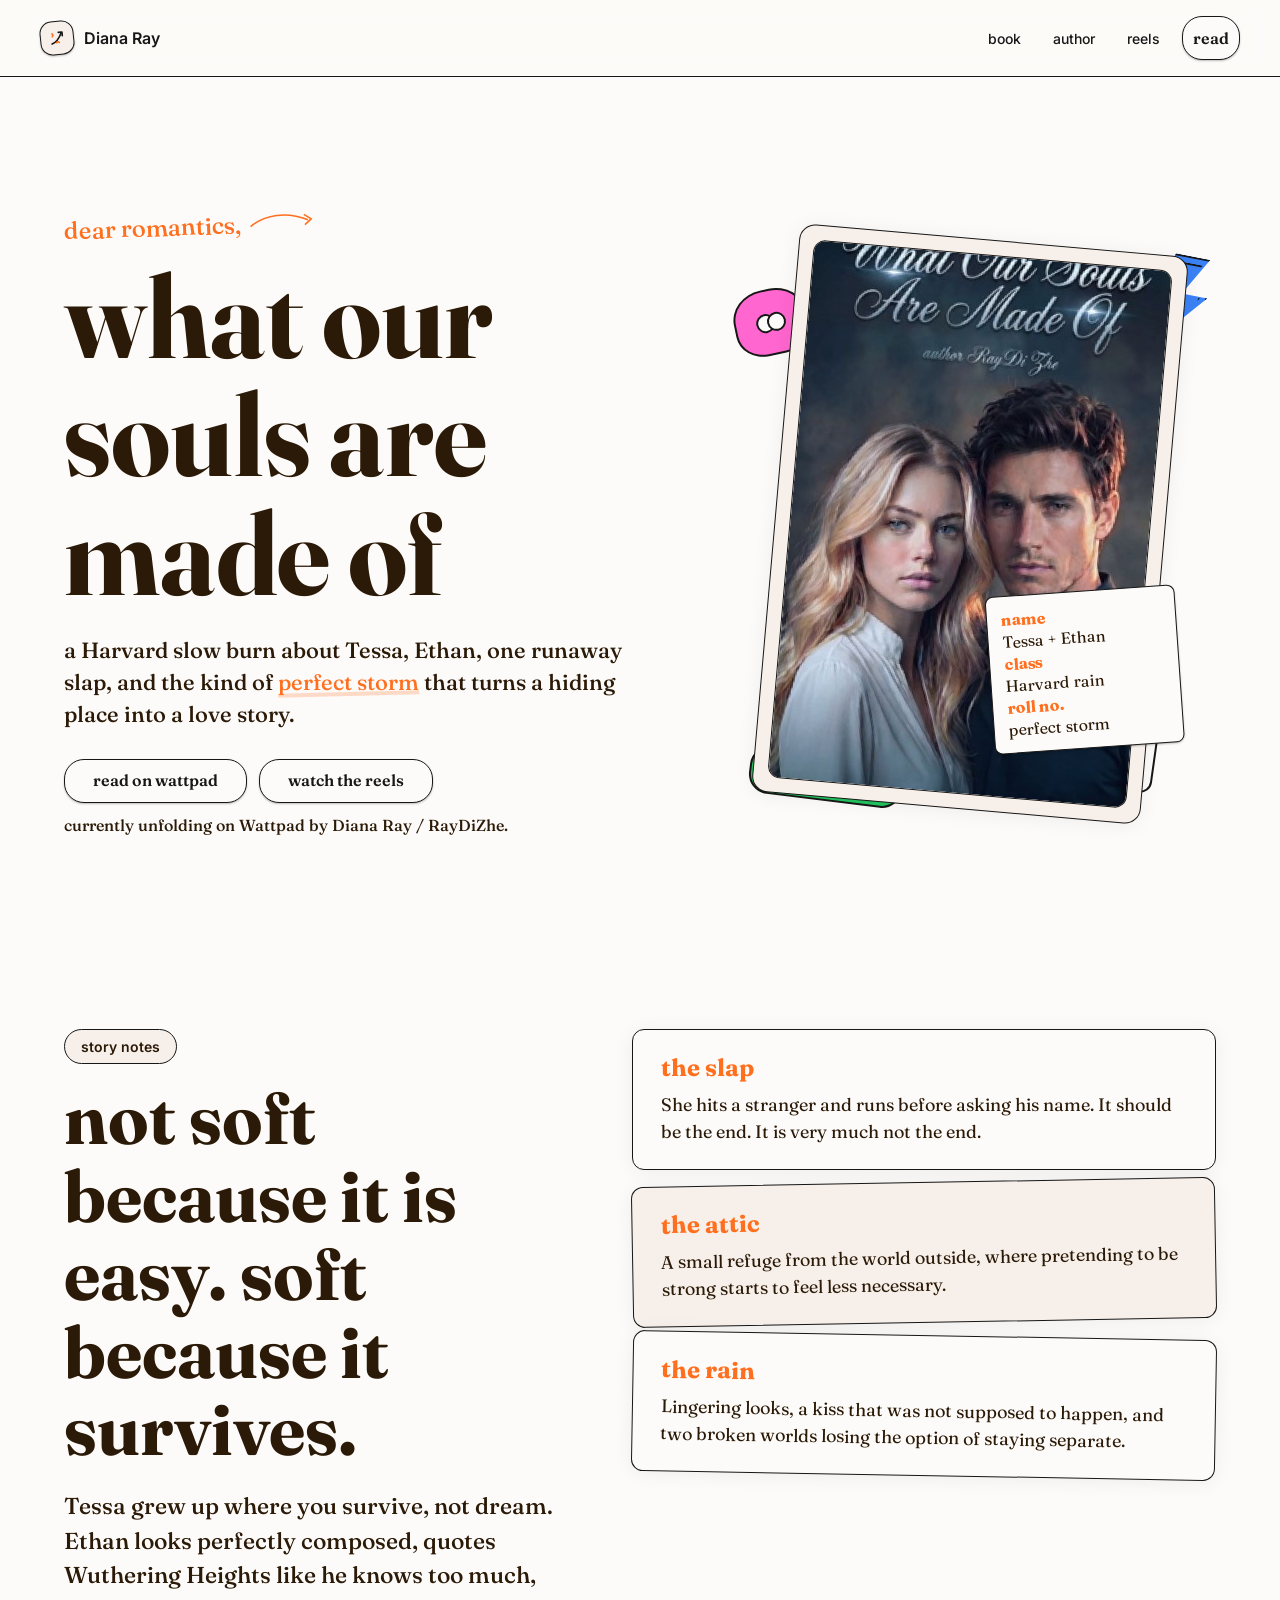
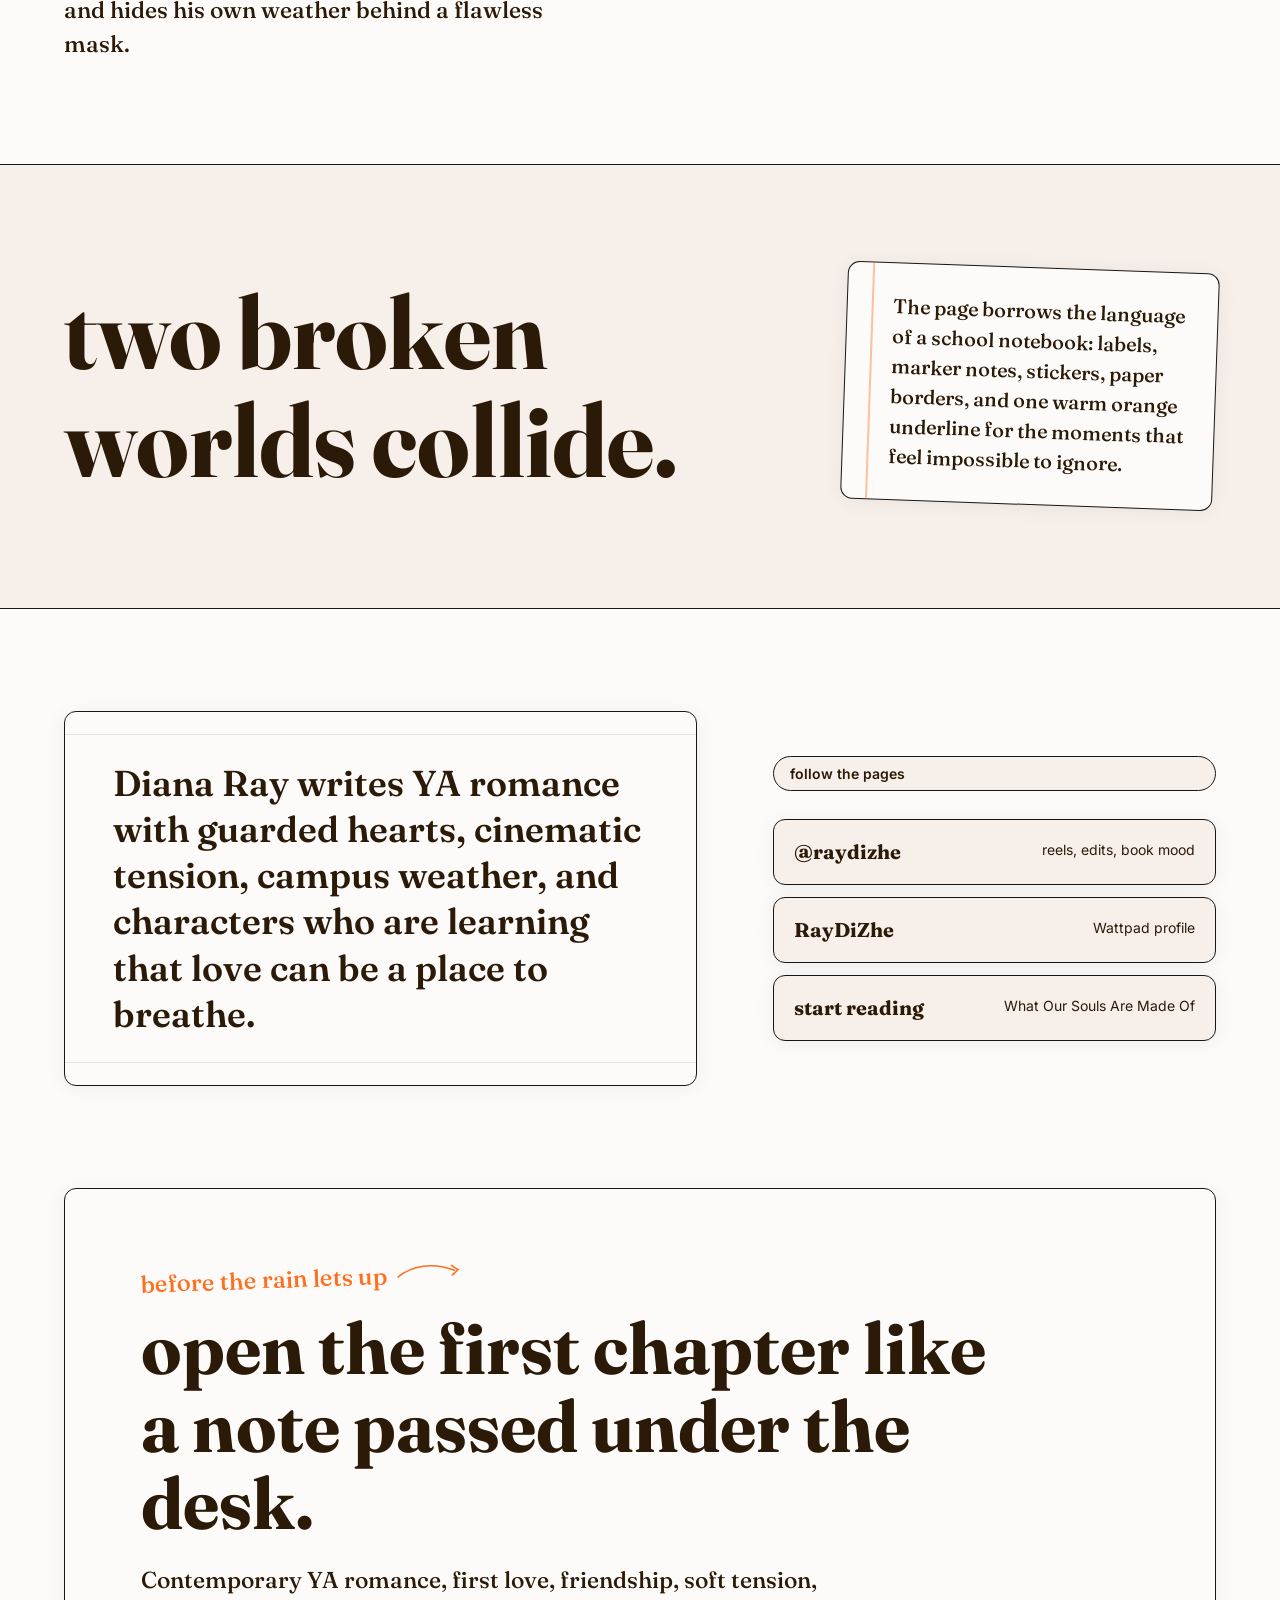
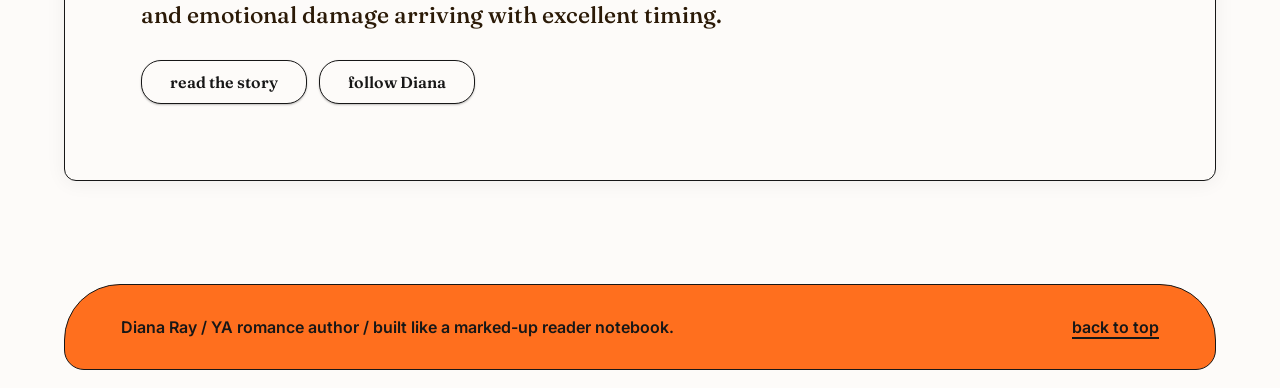
<file: index.html>
<!doctype html>
<html lang="en">
  <head>
    <meta charset="utf-8">
    <meta name="viewport" content="width=device-width, initial-scale=1">
    <meta
      name="description"
      content="Diana Ray, YA romance author of What Our Souls Are Made Of. A warm notebook-style author site for readers stepping into Tessa and Ethan's perfect storm."
    >
    <title>Diana Ray | What Our Souls Are Made Of</title>
    <link rel="preconnect" href="https://fonts.googleapis.com">
    <link rel="preconnect" href="https://fonts.gstatic.com" crossorigin>
    <link href="https://fonts.googleapis.com/css2?family=Fraunces:opsz,wght,SOFT@9..144,500..700,70&family=Inter:wght@400;500;600&display=swap" rel="stylesheet">
    <style>
      :root {
        --cream-paper: #fdfbf9;
        --dew-drop: #f7efe9;
        --charcoal: #171717;
        --cocoa-ink: #2b1a07;
        --marker-orange: #ff6f1e;
        --burnt-sienna: #ce500a;
        --sky-sticker: #3b82f6;
        --bubblegum-sticker: #ff66cf;
        --sprout-sticker: #22c55e;
        --shadow-mist: #bebcbb;
        --font-display: Fraunces, Georgia, serif;
        --font-ui: Inter, system-ui, -apple-system, BlinkMacSystemFont, "Segoe UI", sans-serif;
        color: var(--charcoal);
        background: var(--cream-paper);
        font-family: var(--font-display);
      }

      * {
        box-sizing: border-box;
      }

      html {
        scroll-behavior: smooth;
      }

      body {
        min-width: 320px;
        margin: 0;
        background: var(--cream-paper);
      }

      a {
        color: inherit;
        text-decoration: none;
      }

      img {
        display: block;
        max-width: 100%;
      }

      .page {
        overflow: hidden;
      }

      .topbar {
        position: sticky;
        z-index: 20;
        top: 0;
        display: flex;
        align-items: center;
        justify-content: space-between;
        gap: 1rem;
        padding: 16px clamp(16px, 4vw, 40px);
        background: rgba(253, 251, 249, 0.86);
        backdrop-filter: blur(14px);
        border-bottom: 1.5px solid var(--charcoal);
      }

      .brand {
        display: inline-flex;
        align-items: center;
        gap: 10px;
        font-family: var(--font-ui);
        font-size: 16px;
        font-weight: 600;
        letter-spacing: 0;
      }

      .brand-icon {
        width: 34px;
        height: 34px;
        display: grid;
        place-items: center;
        border: 1.5px solid var(--charcoal);
        border-radius: 12px;
        background: var(--dew-drop);
        box-shadow: rgba(0, 0, 0, 0.25) 0 1px 2px;
        transform: rotate(-6deg);
      }

      .brand-icon svg {
        width: 22px;
        height: 22px;
      }

      .nav {
        display: flex;
        align-items: center;
        gap: 12px;
        font-family: var(--font-ui);
        font-size: 14px;
        font-weight: 500;
      }

      .nav a {
        padding: 8px 10px;
        border-radius: 20px;
      }

      .nav a:hover,
      .nav a:focus-visible {
        color: var(--burnt-sienna);
      }

      .pill {
        display: inline-flex;
        align-items: center;
        justify-content: center;
        min-height: 44px;
        padding: 10px 28px 11px;
        border: 1.5px solid var(--charcoal);
        border-radius: 20px;
        background: var(--cream-paper);
        box-shadow: rgba(0, 0, 0, 0.25) 0 1px 2px;
        font-family: var(--font-display);
        font-size: 16px;
        font-weight: 600;
        line-height: 1;
        transition: transform 180ms ease, box-shadow 180ms ease;
      }

      .pill:hover,
      .pill:focus-visible {
        transform: translateY(-2px) rotate(-1deg);
        box-shadow: rgba(0, 0, 0, 0.25) 0 3px 6px;
      }

      .hero {
        position: relative;
        min-height: calc(100vh - 74px);
        padding: clamp(44px, 7vw, 84px) clamp(16px, 5vw, 64px) 40px;
      }

      .hero-inner {
        max-width: 1200px;
        min-height: calc(100vh - 174px);
        margin: 0 auto;
        display: grid;
        grid-template-columns: minmax(0, 0.96fr) minmax(300px, 0.82fr);
        align-items: center;
        gap: clamp(36px, 7vw, 84px);
      }

      .caption {
        display: inline-flex;
        align-items: center;
        gap: 8px;
        margin: 0 0 16px;
        color: var(--marker-orange);
        font-family: var(--font-display);
        font-size: clamp(20px, 2.2vw, 24px);
        font-weight: 500;
        line-height: 1.2;
        transform: rotate(-2deg);
      }

      .caption svg {
        width: 72px;
        height: 28px;
        stroke: currentColor;
        stroke-width: 2;
        fill: none;
      }

      h1,
      h2,
      h3,
      p {
        margin: 0;
      }

      h1 {
        max-width: 720px;
        color: var(--cocoa-ink);
        font-family: var(--font-display);
        font-size: clamp(64px, 10vw, 116px);
        font-weight: 700;
        line-height: 1.02;
        letter-spacing: 0;
        text-transform: lowercase;
      }

      .hero-copy {
        max-width: 640px;
        margin-top: 22px;
        color: var(--cocoa-ink);
        font-size: clamp(19px, 2vw, 22px);
        font-weight: 500;
        line-height: 1.45;
      }

      .marker {
        position: relative;
        color: var(--marker-orange);
        white-space: nowrap;
      }

      .marker::after {
        content: "";
        position: absolute;
        left: 0;
        right: 0;
        bottom: 0.02em;
        height: 0.18em;
        background: var(--marker-orange);
        opacity: 0.24;
        transform: rotate(-1.4deg);
      }

      .actions {
        display: flex;
        flex-wrap: wrap;
        align-items: center;
        gap: 12px;
        margin-top: 28px;
      }

      .availability {
        width: 100%;
        color: var(--cocoa-ink);
        font-size: 16px;
        font-weight: 500;
      }

      .book-stage {
        position: relative;
        min-height: 560px;
        display: grid;
        place-items: center;
      }

      .book-object {
        position: relative;
        width: min(100%, 390px);
        padding: 14px;
        border: 1.5px solid var(--charcoal);
        border-radius: 16px;
        background: var(--dew-drop);
        box-shadow: rgba(0, 0, 0, 0.06) 0 2px 20px;
        transform: rotate(5deg);
      }

      .book-object img {
        width: 100%;
        aspect-ratio: 2 / 3;
        object-fit: cover;
        border: 1.5px solid var(--charcoal);
        border-radius: 12px;
      }

      .name-label {
        position: absolute;
        right: -28px;
        bottom: 70px;
        width: 190px;
        padding: 12px 14px;
        border: 1.5px solid var(--charcoal);
        border-radius: 8px;
        background: var(--cream-paper);
        box-shadow: rgba(0, 0, 0, 0.25) 0 1px 2px;
        color: var(--cocoa-ink);
        font-size: 16px;
        line-height: 1.38;
        transform: rotate(-9deg);
      }

      .name-label b {
        display: block;
        color: var(--marker-orange);
        font-weight: 700;
      }

      .sticker {
        position: absolute;
        display: grid;
        place-items: center;
        border: 2px solid var(--charcoal);
        box-shadow: none;
        font-family: var(--font-ui);
        font-weight: 600;
        color: var(--charcoal);
        user-select: none;
      }

      .sticker-heart {
        width: 74px;
        height: 66px;
        left: 2%;
        top: 11%;
        background: var(--bubblegum-sticker);
        border-radius: 44% 44% 38% 38%;
        transform: rotate(-12deg);
      }

      .sticker-heart::before,
      .sticker-heart::after {
        content: "";
        position: absolute;
        width: 15px;
        height: 15px;
        top: 22px;
        border: 2px solid var(--charcoal);
        border-radius: 50%;
        background: var(--cream-paper);
      }

      .sticker-heart::before {
        left: 20px;
      }

      .sticker-heart::after {
        right: 20px;
      }

      .sticker-bolt {
        width: 72px;
        height: 96px;
        right: 2%;
        top: 5%;
        background: var(--sky-sticker);
        clip-path: polygon(46% 0, 94% 0, 64% 40%, 100% 40%, 32% 100%, 48% 55%, 15% 55%);
        transform: rotate(11deg);
      }

      .sticker-bolt::after {
        content: "";
        position: absolute;
        inset: 5px;
        border: 2px solid var(--charcoal);
        clip-path: inherit;
      }

      .sticker-ghost {
        width: 82px;
        height: 90px;
        right: 12%;
        bottom: 6%;
        background: var(--cream-paper);
        border-radius: 40px 40px 12px 12px;
        transform: rotate(8deg);
      }

      .sticker-ghost::before,
      .sticker-ghost::after {
        content: "";
        position: absolute;
        width: 9px;
        height: 9px;
        top: 30px;
        border-radius: 50%;
        background: var(--charcoal);
      }

      .sticker-ghost::before {
        left: 27px;
      }

      .sticker-ghost::after {
        right: 27px;
      }

      .sticker-tag {
        left: 5%;
        bottom: 4%;
        min-width: 154px;
        min-height: 48px;
        padding: 10px 16px;
        border-radius: 20px;
        background: var(--sprout-sticker);
        transform: rotate(7deg);
      }

      .section {
        padding: clamp(64px, 8vw, 116px) clamp(16px, 5vw, 64px);
      }

      .section-inner {
        max-width: 1200px;
        margin: 0 auto;
      }

      .split {
        display: grid;
        grid-template-columns: minmax(0, 0.85fr) minmax(300px, 1fr);
        gap: clamp(32px, 6vw, 72px);
        align-items: start;
      }

      .eyebrow {
        display: inline-flex;
        margin-bottom: 16px;
        padding: 8px 16px;
        border: 1.5px solid var(--charcoal);
        border-radius: 20px;
        background: var(--dew-drop);
        color: var(--cocoa-ink);
        font-family: var(--font-ui);
        font-size: 14px;
        font-weight: 600;
      }

      h2 {
        color: var(--cocoa-ink);
        font-size: clamp(42px, 6vw, 72px);
        font-weight: 700;
        line-height: 1.08;
        letter-spacing: 0;
        text-transform: lowercase;
      }

      .lede {
        margin-top: 20px;
        color: var(--cocoa-ink);
        font-size: clamp(19px, 2vw, 23px);
        font-weight: 500;
        line-height: 1.5;
      }

      .notes {
        display: grid;
        gap: 12px;
      }

      .note {
        position: relative;
        padding: 24px 28px;
        border: 1.5px solid var(--charcoal);
        border-radius: 12px;
        background: var(--cream-paper);
        box-shadow: rgba(0, 0, 0, 0.06) 0 2px 20px;
      }

      .note:nth-child(2) {
        background: var(--dew-drop);
        transform: rotate(-1deg);
      }

      .note:nth-child(3) {
        transform: rotate(1deg);
      }

      .note h3 {
        color: var(--marker-orange);
        font-size: 24px;
        font-weight: 700;
        line-height: 1.2;
        letter-spacing: 0;
        text-transform: lowercase;
      }

      .note p {
        margin-top: 8px;
        color: var(--cocoa-ink);
        font-size: 18px;
        line-height: 1.5;
      }

      .quote {
        background: var(--dew-drop);
        border-top: 1.5px solid var(--charcoal);
        border-bottom: 1.5px solid var(--charcoal);
      }

      .quote-layout {
        display: grid;
        grid-template-columns: minmax(0, 1fr) minmax(260px, 0.52fr);
        gap: clamp(28px, 5vw, 64px);
        align-items: center;
      }

      blockquote {
        margin: 0;
        color: var(--cocoa-ink);
        font-size: clamp(48px, 8vw, 104px);
        font-weight: 700;
        line-height: 1.06;
        letter-spacing: 0;
        text-transform: lowercase;
      }

      .margin-sheet {
        position: relative;
        padding: 28px;
        border: 1.5px solid var(--charcoal);
        border-radius: 12px;
        background: var(--cream-paper);
        box-shadow: rgba(0, 0, 0, 0.06) 0 2px 20px;
        transform: rotate(2deg);
      }

      .margin-sheet::before {
        content: "";
        position: absolute;
        left: 24px;
        top: 0;
        bottom: 0;
        border-left: 2px solid rgba(255, 111, 30, 0.42);
      }

      .margin-sheet p {
        position: relative;
        margin-left: 18px;
        color: var(--cocoa-ink);
        font-size: 20px;
        font-weight: 500;
        line-height: 1.5;
      }

      .author {
        position: relative;
      }

      .author-grid {
        display: grid;
        grid-template-columns: minmax(0, 1fr) minmax(280px, 0.7fr);
        gap: clamp(32px, 6vw, 76px);
        align-items: center;
      }

      .script-paper {
        position: relative;
        padding: clamp(28px, 5vw, 48px);
        border: 1.5px solid var(--charcoal);
        border-radius: 12px;
        background: var(--cream-paper);
        box-shadow: rgba(0, 0, 0, 0.06) 0 2px 20px;
      }

      .script-paper::before {
        content: "";
        position: absolute;
        inset: 22px 0;
        border-top: 1px solid rgba(23, 23, 23, 0.11);
        border-bottom: 1px solid rgba(23, 23, 23, 0.11);
        pointer-events: none;
      }

      .script-paper p {
        color: var(--cocoa-ink);
        font-size: clamp(24px, 3vw, 36px);
        font-weight: 600;
        line-height: 1.28;
      }

      .links {
        display: grid;
        gap: 12px;
      }

      .link-row {
        display: flex;
        justify-content: space-between;
        gap: 18px;
        padding: 20px;
        border: 1.5px solid var(--charcoal);
        border-radius: 12px;
        background: var(--dew-drop);
        box-shadow: rgba(0, 0, 0, 0.06) 0 2px 20px;
        color: var(--cocoa-ink);
      }

      .link-row strong {
        font-size: 20px;
        line-height: 1.2;
      }

      .link-row span {
        font-family: var(--font-ui);
        font-size: 14px;
        line-height: 1.4;
      }

      .finale {
        padding-top: 0;
      }

      .finale-box {
        position: relative;
        padding: clamp(40px, 6vw, 76px);
        border: 1.5px solid var(--charcoal);
        border-radius: 12px;
        background: var(--cream-paper);
        text-align: left;
        box-shadow: rgba(0, 0, 0, 0.06) 0 2px 20px;
      }

      .finale-box h2 {
        max-width: 850px;
      }

      .finale-box .lede {
        max-width: 700px;
      }

      .footer {
        margin: 0 clamp(16px, 5vw, 64px) 18px;
        padding: 32px clamp(20px, 5vw, 56px);
        border: 1.5px solid var(--charcoal);
        border-radius: 56px 56px 20px 20px;
        background: var(--marker-orange);
        color: var(--charcoal);
        display: flex;
        align-items: center;
        justify-content: space-between;
        gap: 16px;
        font-family: var(--font-ui);
        font-size: 16px;
        font-weight: 600;
      }

      .footer a {
        text-decoration: underline;
        text-decoration-thickness: 1.5px;
        text-underline-offset: 4px;
      }

      :focus-visible {
        outline: 3px solid var(--sprout-sticker);
        outline-offset: 4px;
      }

      @media (prefers-reduced-motion: no-preference) {
        .sticker-heart {
          animation: tiny-float 7s ease-in-out infinite;
        }

        .sticker-ghost {
          animation: tiny-float 8s ease-in-out 700ms infinite;
        }

        @keyframes tiny-float {
          0%,
          100% {
            translate: 0 0;
          }
          50% {
            translate: 0 -8px;
          }
        }
      }

      @media (max-width: 900px) {
        .hero-inner,
        .split,
        .quote-layout,
        .author-grid {
          grid-template-columns: 1fr;
        }

        .hero-inner {
          min-height: auto;
        }

        .book-stage {
          min-height: 500px;
        }

        .book-object {
          width: min(86vw, 340px);
        }

        .quote-layout {
          gap: 28px;
        }
      }

      @media (max-width: 640px) {
        .topbar {
          align-items: flex-start;
        }

        .brand span {
          display: none;
        }

        .nav {
          flex-wrap: wrap;
          justify-content: flex-end;
          gap: 4px;
          max-width: 240px;
        }

        .nav a {
          padding: 6px 8px;
          font-size: 13px;
        }

        h1 {
          font-size: clamp(56px, 18vw, 76px);
        }

        .hero {
          padding-top: 36px;
        }

        .book-stage {
          min-height: 430px;
        }

        .name-label {
          right: -4px;
          bottom: 42px;
          width: 164px;
          font-size: 14px;
        }

        .sticker-heart {
          left: -10px;
          top: 12px;
        }

        .sticker-bolt {
          right: -12px;
          top: 12px;
        }

        .sticker-ghost,
        .sticker-tag {
          display: none;
        }

        .actions,
        .footer {
          align-items: stretch;
          flex-direction: column;
        }

        .pill {
          width: 100%;
        }
      }
    </style>
  </head>
  <body>
    <div class="page">
      <header class="topbar" aria-label="Site navigation">
        <a class="brand" href="#top" aria-label="Diana Ray home">
          <span class="brand-icon" aria-hidden="true">
            <svg viewBox="0 0 24 24">
              <path d="M6 18c4-1 8-5 11-11" fill="none" stroke="#171717" stroke-width="1.8" stroke-linecap="round"/>
              <path d="M14 6h4v4" fill="none" stroke="#171717" stroke-width="1.8" stroke-linecap="round" stroke-linejoin="round"/>
              <path d="M7 7c1 1 1 2 0 3m4 7c1-1 2-1 3 0" fill="none" stroke="#ff6f1e" stroke-width="1.8" stroke-linecap="round"/>
            </svg>
          </span>
          <span>Diana Ray</span>
        </a>
        <nav class="nav" aria-label="Primary navigation">
          <a href="#book">book</a>
          <a href="#author">author</a>
          <a href="https://www.instagram.com/raydizhe/" target="_blank" rel="noreferrer">reels</a>
          <a class="pill" href="https://www.wattpad.com/story/410771562-what-our-souls-are-made-of" target="_blank" rel="noreferrer">read</a>
        </nav>
      </header>

      <main>
        <section class="hero" id="top">
          <div class="hero-inner">
            <div>
              <p class="caption">
                dear romantics,
                <svg viewBox="0 0 90 32" aria-hidden="true">
                  <path d="M2 18c18-14 45-18 72-6"/>
                  <path d="M69 5l9 6-8 7"/>
                </svg>
              </p>
              <h1>what our souls are made of</h1>
              <p class="hero-copy">
                a Harvard slow burn about Tessa, Ethan, one runaway slap, and the kind of
                <span class="marker">perfect storm</span> that turns a hiding place into a love story.
              </p>
              <div class="actions" aria-label="Primary links">
                <a class="pill" href="https://www.wattpad.com/story/410771562-what-our-souls-are-made-of" target="_blank" rel="noreferrer">read on wattpad</a>
                <a class="pill" href="https://www.instagram.com/raydizhe/" target="_blank" rel="noreferrer">watch the reels</a>
                <p class="availability">currently unfolding on Wattpad by Diana Ray / RayDiZhe.</p>
              </div>
            </div>

            <div class="book-stage" aria-label="Book cover and story stickers">
              <span class="sticker sticker-heart" aria-hidden="true"></span>
              <span class="sticker sticker-bolt" aria-hidden="true"></span>
              <span class="sticker sticker-ghost" aria-hidden="true"></span>
              <span class="sticker sticker-tag" aria-hidden="true">slow burn</span>
              <figure class="book-object">
                <img src="[data-uri]" alt="What Our Souls Are Made Of book cover">
                <figcaption class="name-label">
                  <b>name</b>
                  Tessa + Ethan<br>
                  <b>class</b>
                  Harvard rain<br>
                  <b>roll no.</b>
                  perfect storm
                </figcaption>
              </figure>
            </div>
          </div>
        </section>

        <section class="section" id="book">
          <div class="section-inner split">
            <div>
              <span class="eyebrow">story notes</span>
              <h2>not soft because it is easy. soft because it survives.</h2>
              <p class="lede">
                Tessa grew up where you survive, not dream. Ethan looks perfectly composed,
                quotes Wuthering Heights like he knows too much, and hides his own weather
                behind a flawless mask.
              </p>
            </div>

            <div class="notes">
              <article class="note">
                <h3>the slap</h3>
                <p>She hits a stranger and runs before asking his name. It should be the end. It is very much not the end.</p>
              </article>
              <article class="note">
                <h3>the attic</h3>
                <p>A small refuge from the world outside, where pretending to be strong starts to feel less necessary.</p>
              </article>
              <article class="note">
                <h3>the rain</h3>
                <p>Lingering looks, a kiss that was not supposed to happen, and two broken worlds losing the option of staying separate.</p>
              </article>
            </div>
          </div>
        </section>

        <section class="section quote" aria-label="Story quote">
          <div class="section-inner quote-layout">
            <blockquote>two broken worlds collide.</blockquote>
            <div class="margin-sheet">
              <p>
                The page borrows the language of a school notebook: labels, marker notes,
                stickers, paper borders, and one warm orange underline for the moments that
                feel impossible to ignore.
              </p>
            </div>
          </div>
        </section>

        <section class="section author" id="author">
          <div class="section-inner author-grid">
            <div class="script-paper">
              <p>
                Diana Ray writes YA romance with guarded hearts, cinematic tension, campus
                weather, and characters who are learning that love can be a place to breathe.
              </p>
            </div>

            <div class="links" aria-label="Author links">
              <span class="eyebrow">follow the pages</span>
              <a class="link-row" href="https://www.instagram.com/raydizhe/" target="_blank" rel="noreferrer">
                <strong>@raydizhe</strong>
                <span>reels, edits, book mood</span>
              </a>
              <a class="link-row" href="https://www.wattpad.com/user/RayDiZhe" target="_blank" rel="noreferrer">
                <strong>RayDiZhe</strong>
                <span>Wattpad profile</span>
              </a>
              <a class="link-row" href="https://www.wattpad.com/story/410771562-what-our-souls-are-made-of" target="_blank" rel="noreferrer">
                <strong>start reading</strong>
                <span>What Our Souls Are Made Of</span>
              </a>
            </div>
          </div>
        </section>

        <section class="section finale" id="read">
          <div class="section-inner finale-box">
            <p class="caption">
              before the rain lets up
              <svg viewBox="0 0 90 32" aria-hidden="true">
                <path d="M2 18c18-14 45-18 72-6"/>
                <path d="M69 5l9 6-8 7"/>
              </svg>
            </p>
            <h2>open the first chapter like a note passed under the desk.</h2>
            <p class="lede">
              Contemporary YA romance, first love, friendship, soft tension, and emotional
              damage arriving with excellent timing.
            </p>
            <div class="actions">
              <a class="pill" href="https://www.wattpad.com/story/410771562-what-our-souls-are-made-of" target="_blank" rel="noreferrer">read the story</a>
              <a class="pill" href="https://www.instagram.com/raydizhe/" target="_blank" rel="noreferrer">follow Diana</a>
            </div>
          </div>
        </section>
      </main>

      <footer class="footer">
        <span>Diana Ray / YA romance author / built like a marked-up reader notebook.</span>
        <a href="#top">back to top</a>
      </footer>
    </div>
  </body>
</html>
</file>
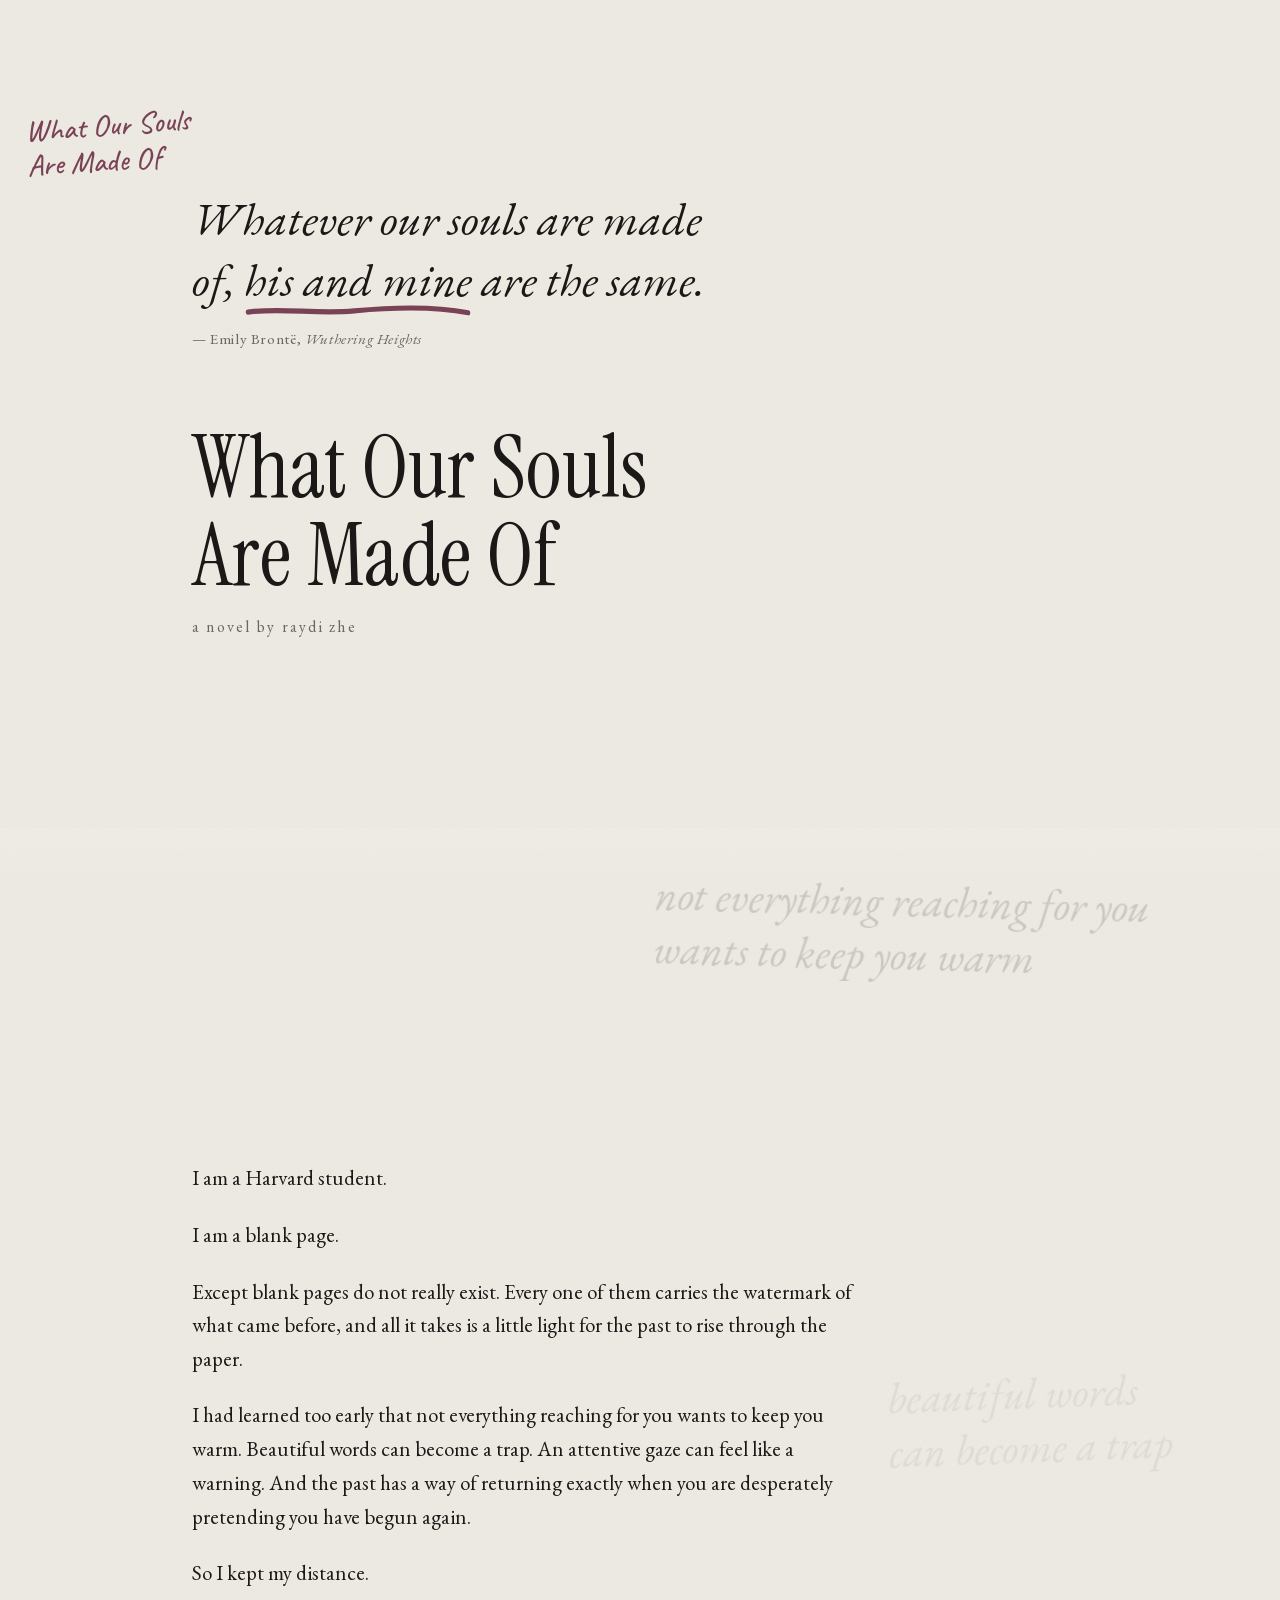
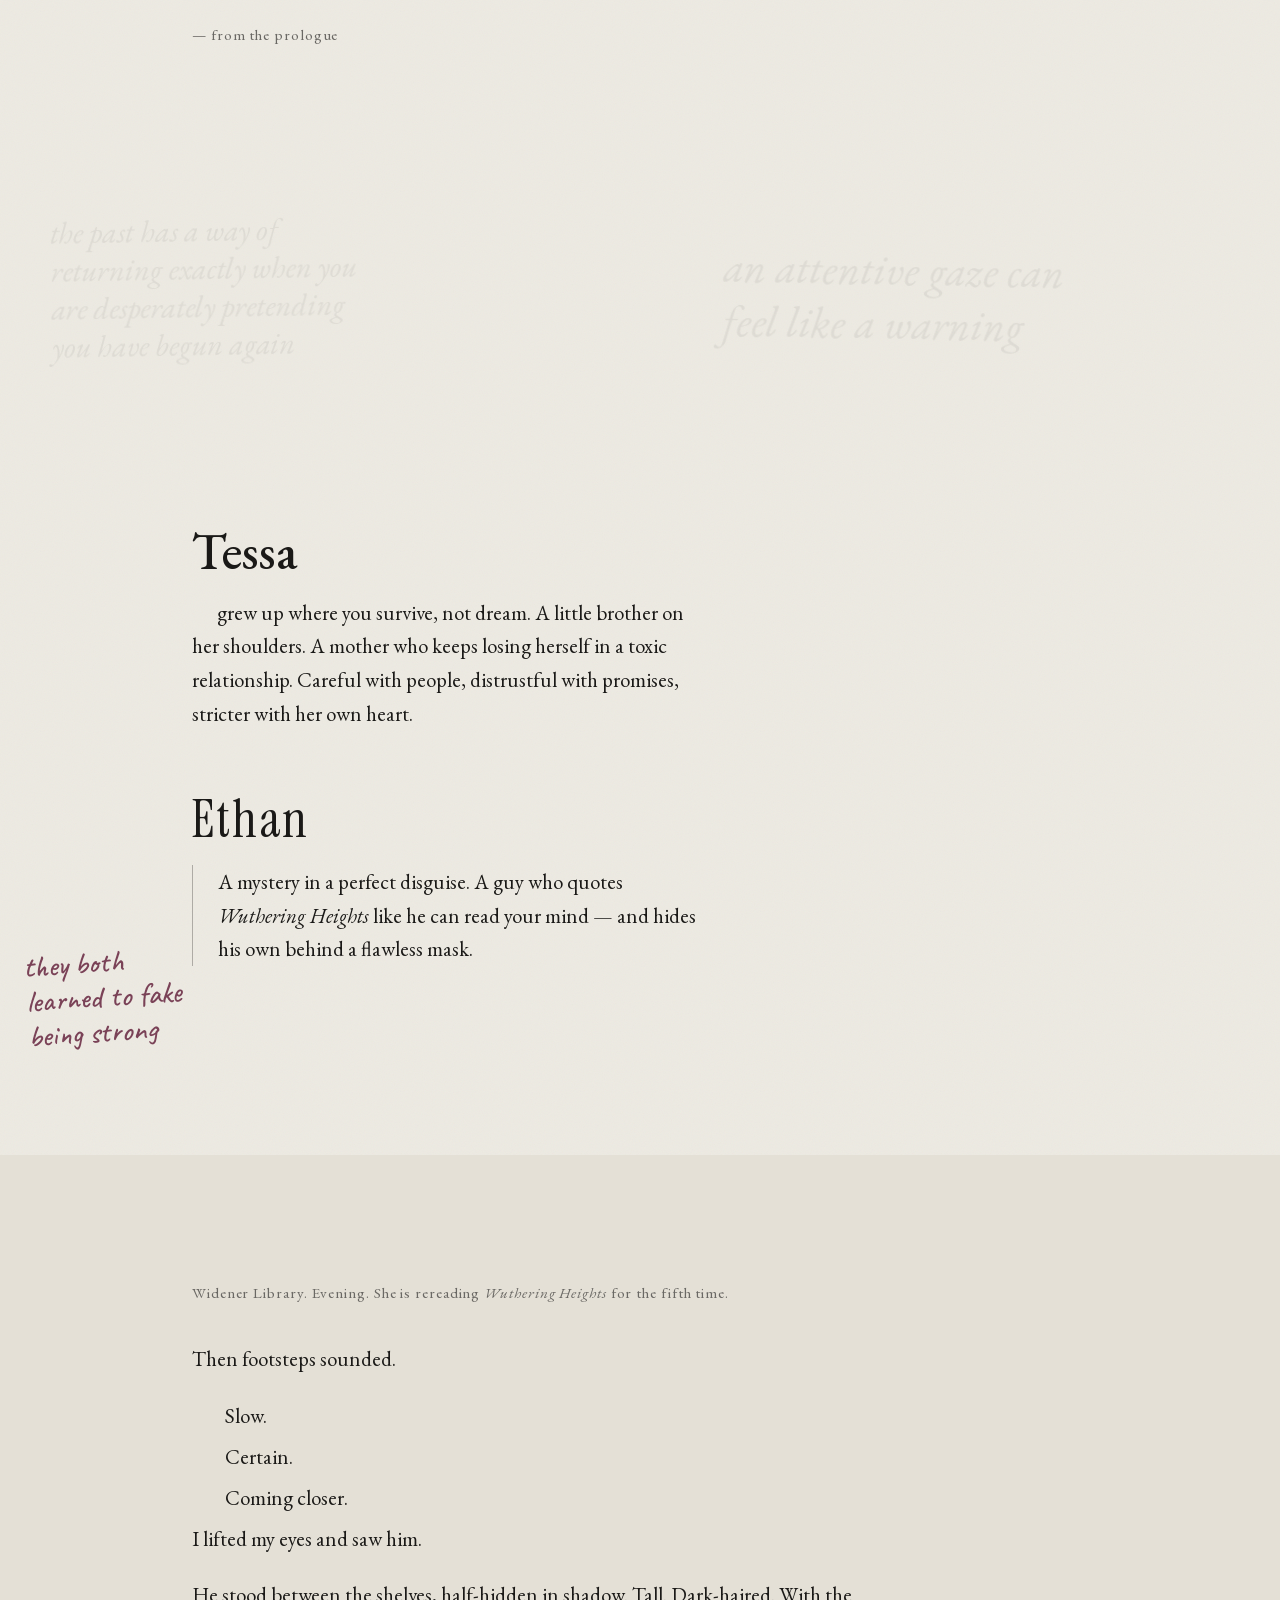
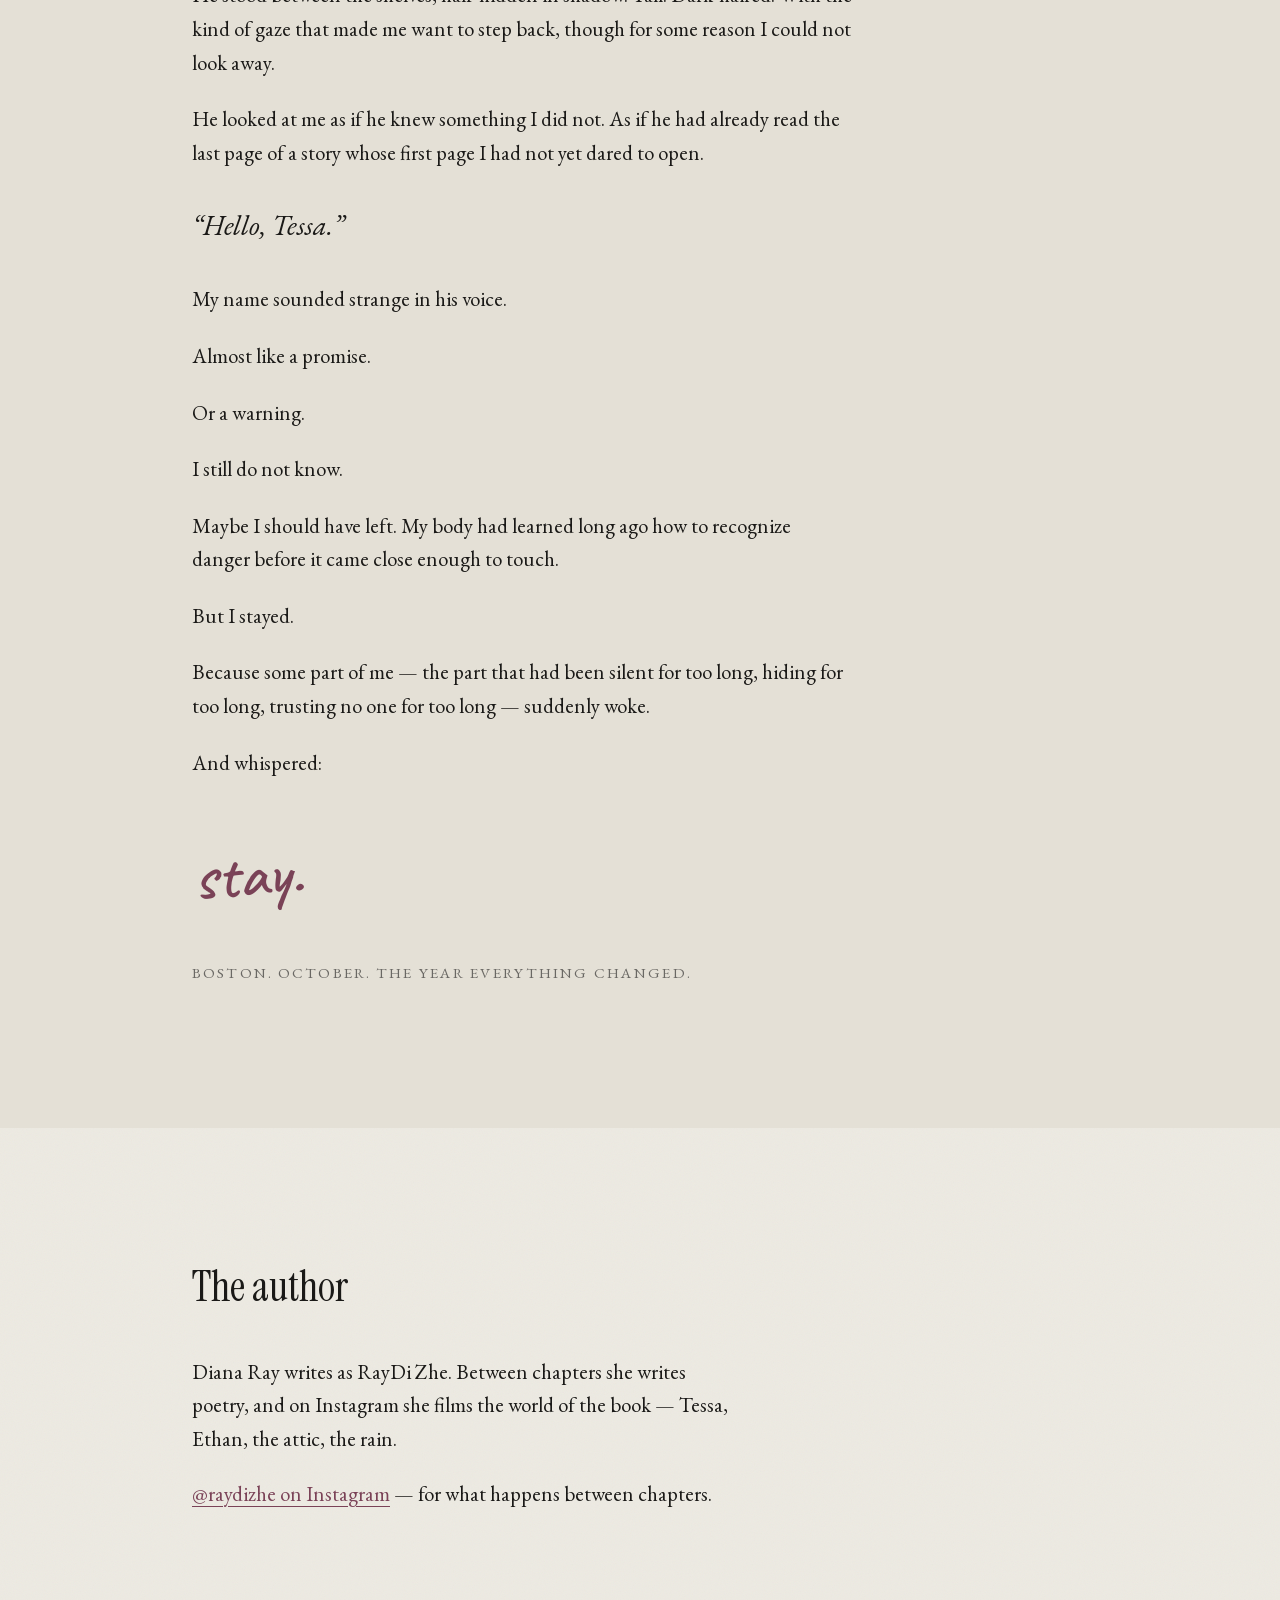
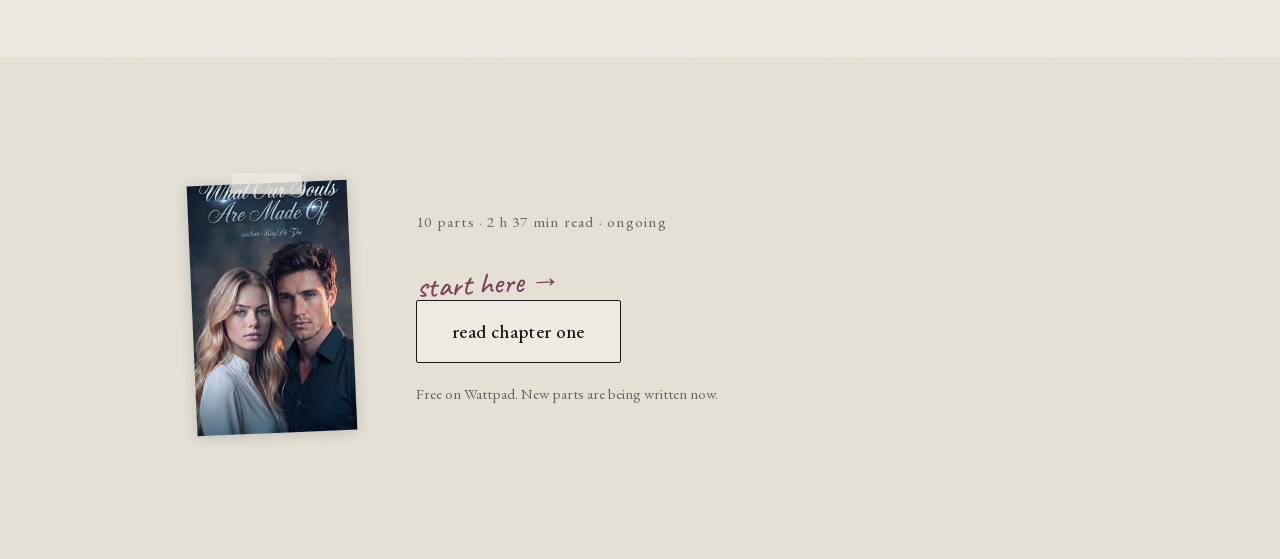
<file: souls/index.html>
<!doctype html>
<html lang="en">
<head>
<meta charset="utf-8">
<meta name="viewport" content="width=device-width, initial-scale=1">
<title>What Our Souls Are Made Of — a novel by RayDi Zhe</title>
<meta name="description" content="She slapped a stranger and ran. He quotes Wuthering Heights like he can read her mind. A campus romance by RayDi Zhe — read the first chapter on Wattpad.">

<!-- Карточка для мессенджеров. og:image — абсолютный адрес, прибит к
     artemzhzhenov.xyz/souls/; при переезде домена переписать. -->
<meta property="og:type" content="website">
<meta property="og:url" content="https://artemzhzhenov.xyz/souls/">
<meta property="og:title" content="What Our Souls Are Made Of">
<meta property="og:description" content="She slapped a stranger and ran. A campus romance by RayDi Zhe — free on Wattpad.">
<meta property="og:image" content="https://artemzhzhenov.xyz/souls/assets/og.jpg">
<meta property="og:image:width" content="1200">
<meta property="og:image:height" content="630">
<meta property="og:image:alt" content="Brontë quote with his and mine underlined by hand, above the title What Our Souls Are Made Of">
<meta name="twitter:card" content="summary_large_image">
<link rel="icon" href="data:image/svg+xml,%3Csvg xmlns='http://www.w3.org/2000/svg' viewBox='0 0 32 32'%3E%3Crect width='32' height='32' rx='6' fill='%23edeae2'/%3E%3Cpath d='M6 21 C 12 18.5, 18 22, 26 19.5' fill='none' stroke='%237a4257' stroke-width='3' stroke-linecap='round'/%3E%3C/svg%3E">
<link rel="stylesheet" href="styles.css">
</head>
<body>

<a class="skip" href="#read">Skip to the book</a>

<main>

  <!-- 1 · Титул: книга родилась из строчки, подчёркнутой в чужом романе -->
  <header class="page" id="epigraph">
    <p class="margin-note" aria-hidden="true">What Our Souls Are&nbsp;Made&nbsp;Of</p>
    <div class="col">
      <blockquote class="epigraph-quote">
        <p>Whatever our souls are made of, <mark class="hand-underline">his and mine</mark> are the same.</p>
        <footer>— Emily Brontë, <cite>Wuthering Heights</cite></footer>
      </blockquote>
      <h1 class="book-title">What Our Souls Are&nbsp;Made&nbsp;Of</h1>
      <p class="byline">a novel by RayDi Zhe</p>
    </div>
  </header>

  <!-- 2 · Чистая страница: её первые строки; в толще бумаги — водяные знаки -->
  <section class="page" id="blank-page" aria-label="Opening lines">
    <div class="watermarks" aria-hidden="true">
      <p class="wm">not everything reaching for you wants to keep you warm</p>
      <p class="wm">beautiful words can become a trap</p>
      <p class="wm">an attentive gaze can feel like a warning</p>
      <p class="wm">the past has a way of returning exactly when you are desperately pretending you have begun again</p>
    </div>
    <div class="col prose">
      <p>I am a Harvard student.</p>
      <p>I am a blank page.</p>
      <p>Except blank pages do not really exist. Every one of them carries the watermark of what came before, and all it takes is a little light for the past to rise through the paper.</p>
      <p>I had learned too early that not everything reaching for you wants to keep you warm. Beautiful words can become a trap. An attentive gaze can feel like a warning. And the past has a way of returning exactly when you are desperately pretending you have begun again.</p>
      <p>So I kept my distance.</p>
      <p class="from">— from the prologue</p>
    </div>
  </section>

  <!-- 3 · Двое: разница между ними — типографическая -->
  <section class="page" id="two" aria-label="Tessa and Ethan">
    <div class="col">
      <div class="person person-tessa">
        <h2>Tessa</h2>
        <p>grew up where you survive, not dream. A little brother on her shoulders. A mother who keeps losing herself in a toxic relationship. Careful with people, distrustful with promises, stricter with her own heart.</p>
      </div>
      <div class="person person-ethan">
        <h2>Ethan</h2>
        <p>A mystery in a perfect disguise. A guy who quotes <cite>Wuthering Heights</cite> like he can read your mind — and hides his own behind a flawless mask.</p>
      </div>
      <p class="margin-note margin-note-two" aria-hidden="true">they both learned to fake being&nbsp;strong</p>
    </div>
  </section>

  <!-- 4 · Голос: сцена в библиотеке, дословно, до последнего слова пролога -->
  <section class="page" id="voice" aria-label="From the prologue: the library">
    <div class="col prose voice-prose">
      <p class="scene-set">Widener Library. Evening. She is rereading <cite>Wuthering Heights</cite> for the fifth time.</p>
      <p>Then footsteps sounded.</p>
      <p class="beat">Slow.</p>
      <p class="beat">Certain.</p>
      <p class="beat">Coming closer.</p>
      <p>I lifted my eyes and saw him.</p>
      <p>He stood between the shelves, half-hidden in shadow. Tall. Dark-haired. With the kind of gaze that made me want to step back, though for some reason I could not look away.</p>
      <p>He looked at me as if he knew something I did not. As if he had already read the last page of a story whose first page I had not yet dared to open.</p>
      <p class="spoken">“Hello, Tessa.”</p>
      <p>My name sounded strange in his voice.</p>
      <p>Almost like a promise.</p>
      <p>Or a warning.</p>
      <p>I still do not know.</p>
      <p>Maybe I should have left. My body had learned long ago how to recognize danger before it came close enough to touch.</p>
      <p>But I stayed.</p>
      <p>Because some part of me — the part that had been silent for too long, hiding for too long, trusting no one for too long — suddenly woke.</p>
      <p>And whispered:</p>
      <p class="stay">stay.</p>
      <p class="dateline">Boston. October. The year everything changed.</p>
    </div>
  </section>

  <!-- 5 · Автор -->
  <section class="page" id="author" aria-label="About the author">
    <div class="col">
      <h2 class="quiet-heading">The author</h2>
      <p class="prose-p">Diana Ray writes as RayDi Zhe. Between chapters she writes poetry, and on Instagram she films the world of the book — Tessa, Ethan, the attic, the rain.</p>
      <p class="author-link"><a href="https://www.instagram.com/raydizhe">@raydizhe on Instagram</a> — for what happens between chapters.</p>
    </div>
  </section>

  <!-- 6 · Читать -->
  <section class="page" id="read" aria-label="Read the book" tabindex="-1">
    <div class="col read-col">
      <figure class="cover-clip">
        <img src="assets/cover.jpg" alt="Wattpad cover of What Our Souls Are Made Of" width="512" height="800" loading="lazy">
      </figure>
      <div class="read-body">
        <p class="facts">10 parts · 2 h 37 min read · ongoing</p>
        <p class="margin-note margin-note-cta" aria-hidden="true">start&nbsp;here&nbsp;→</p>
        <a class="cta" href="https://www.wattpad.com/1625662626-what-our-souls-are-made-of-prologue">read chapter one</a>
        <p class="free">Free on Wattpad. New parts are being written now.</p>
      </div>
    </div>
  </section>

</main>

<script src="main.js" defer></script>
</body>
</html>
</file>
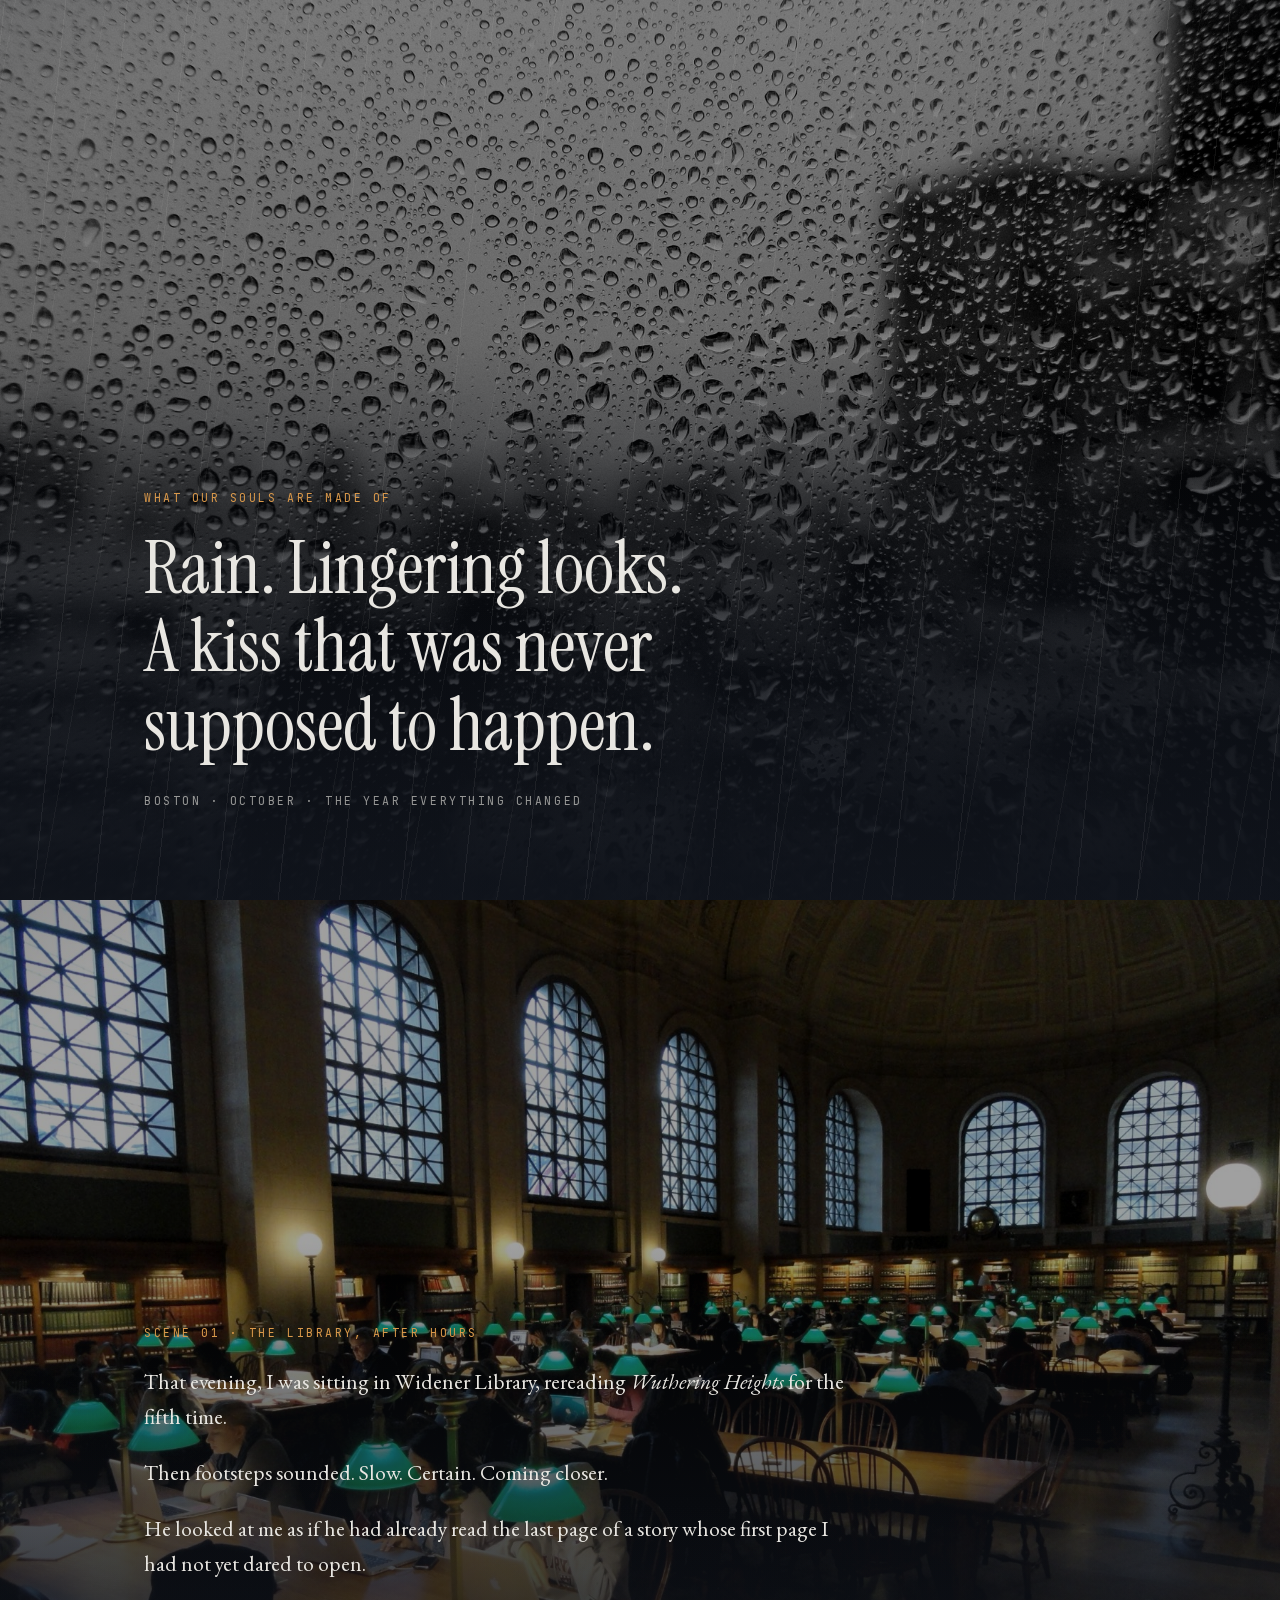
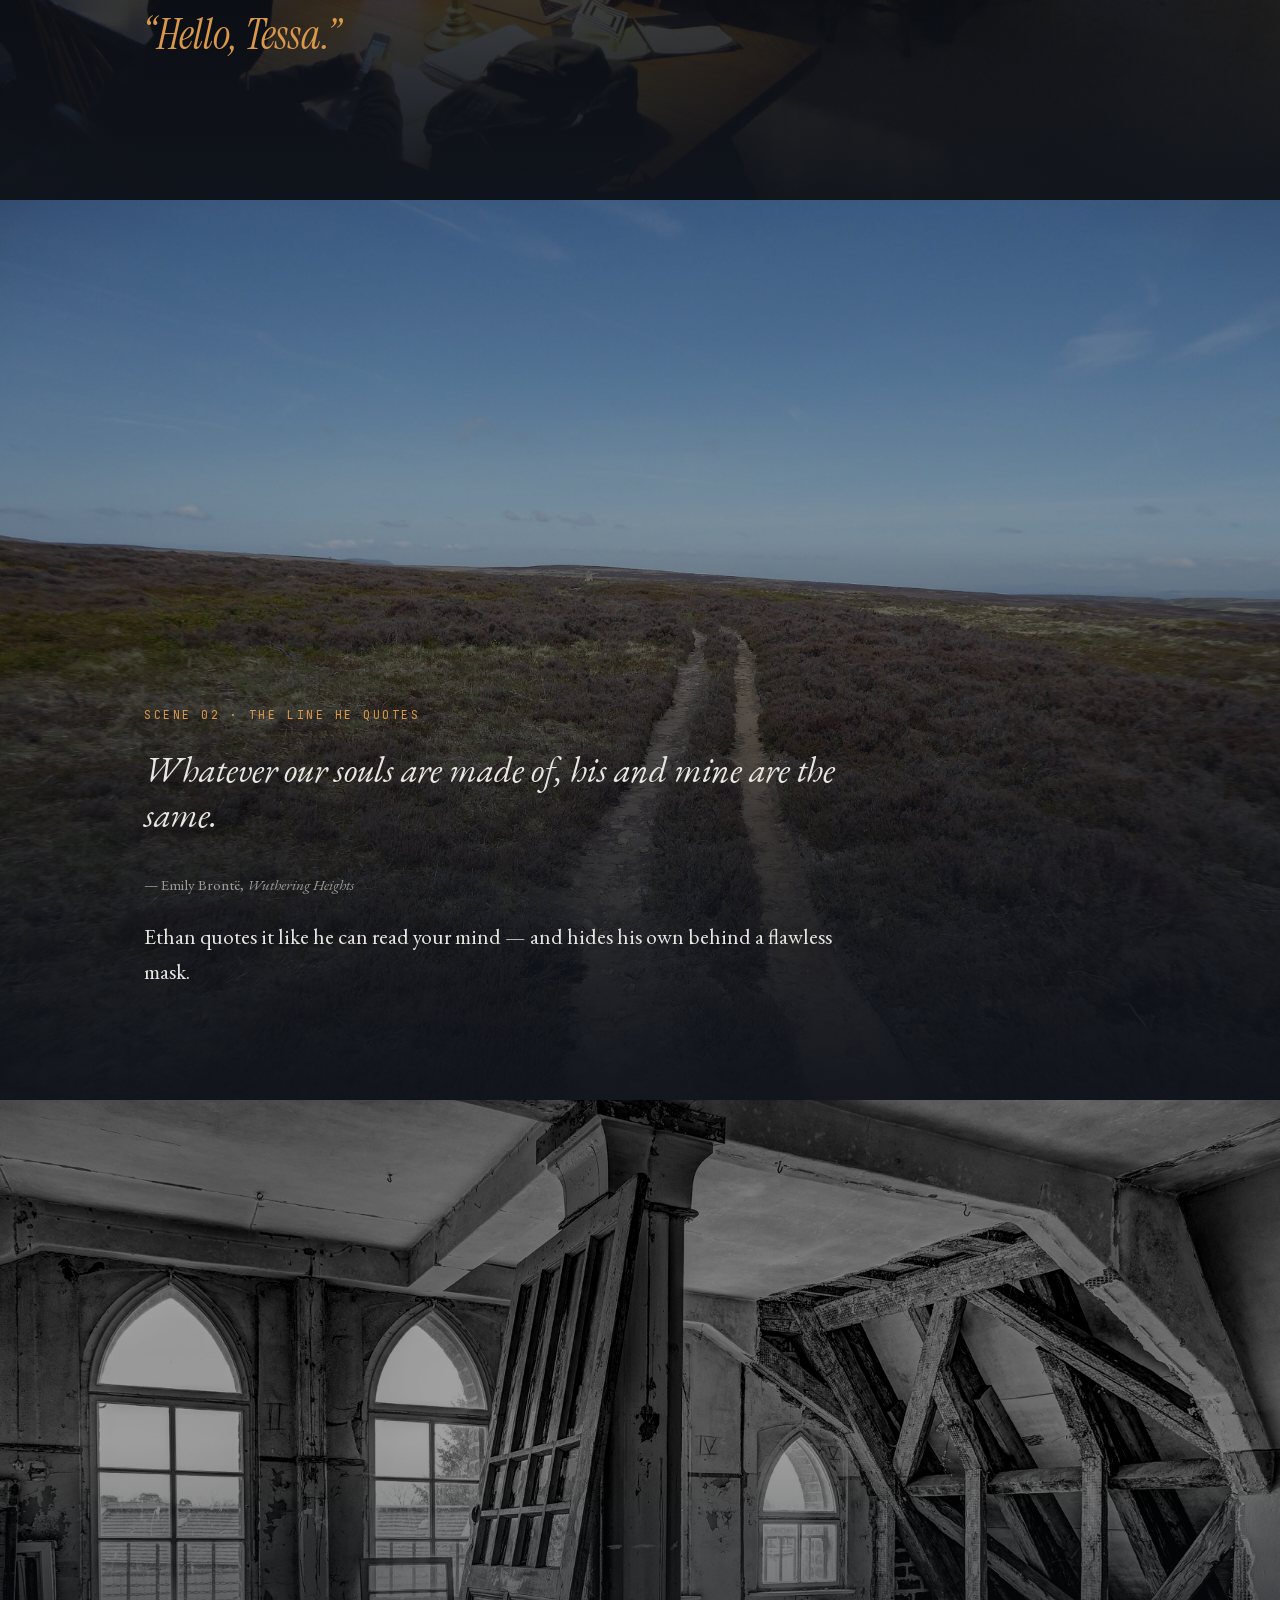
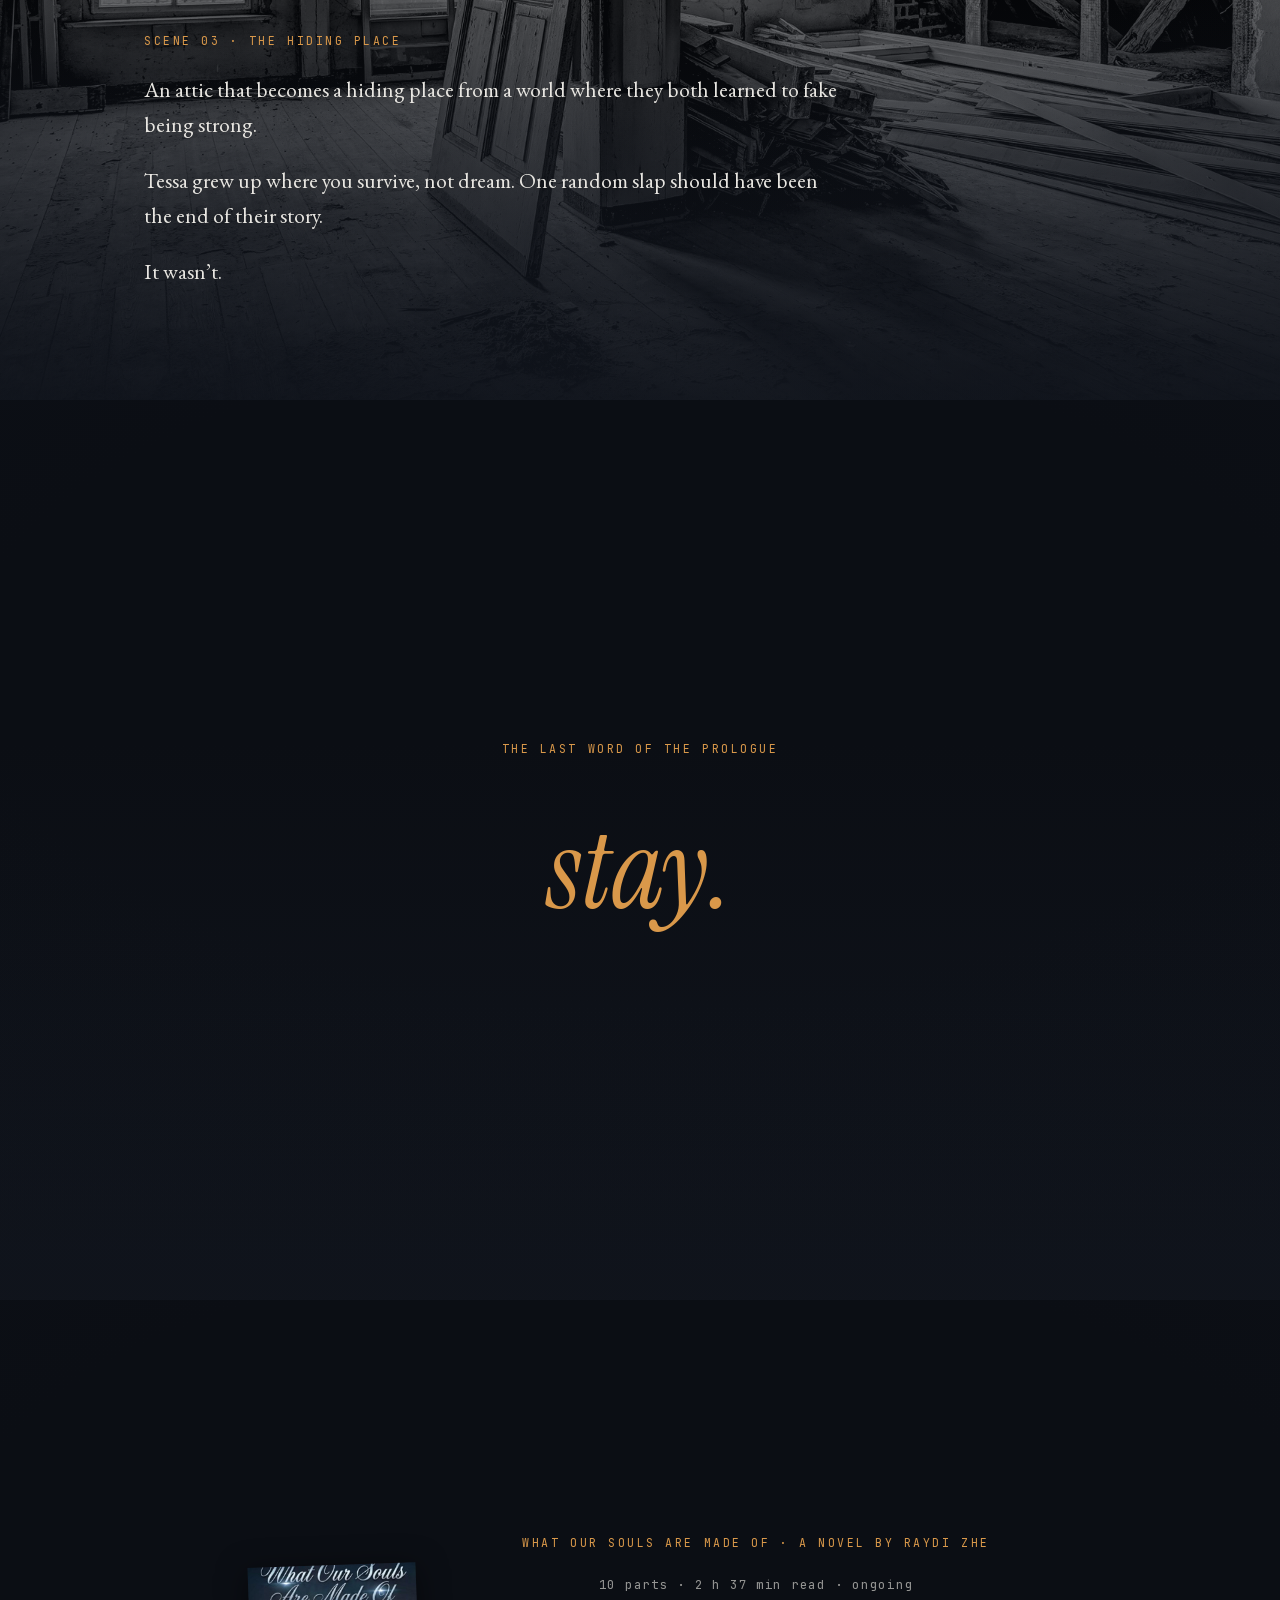
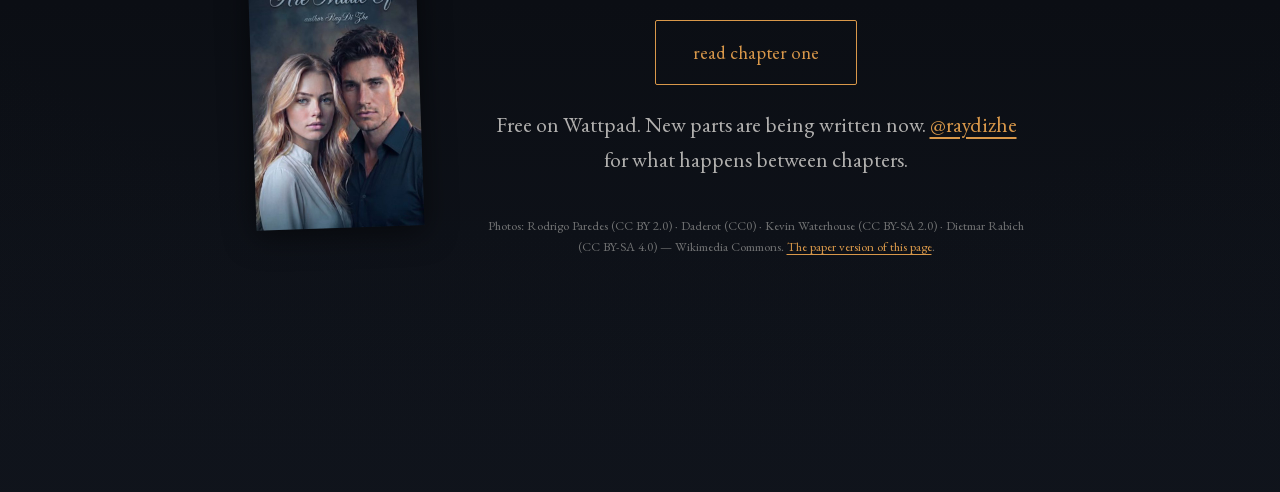
<file: souls/night/index.html>
<!doctype html>
<html lang="en">
<head>
<meta charset="utf-8">
<meta name="viewport" content="width=device-width, initial-scale=1">
<title>What Our Souls Are Made Of — the night version</title>
<meta name="description" content="Boston. October. The year everything changed. A campus romance by RayDi Zhe — read the first chapter on Wattpad.">
<link rel="icon" href="data:image/svg+xml,%3Csvg xmlns='http://www.w3.org/2000/svg' viewBox='0 0 32 32'%3E%3Crect width='32' height='32' rx='6' fill='%2310141C'/%3E%3Ccircle cx='16' cy='14' r='5' fill='%23D9984A'/%3E%3Cpath d='M16 22 v5 M11 20 v4 M21 20 v4' stroke='%23D9984A' stroke-width='1.6' stroke-linecap='round' opacity='0.6'/%3E%3C/svg%3E">

<meta property="og:type" content="website">
<meta property="og:url" content="https://artemzhzhenov.xyz/souls/night/">
<meta property="og:title" content="What Our Souls Are Made Of — the night version">
<meta property="og:description" content="Boston. October. The year everything changed. A campus romance by RayDi Zhe — free on Wattpad.">
<meta property="og:image" content="https://artemzhzhenov.xyz/souls/night/img/og.jpg">
<meta property="og:image:width" content="1200">
<meta property="og:image:height" content="630">
<meta property="og:image:alt" content="Rain on a dark window with the title What Our Souls Are Made Of">
<meta name="twitter:card" content="summary_large_image">

<link rel="stylesheet" href="night.css">
</head>
<body>

<a class="skip" href="#read">Skip to the book</a>

<main>

  <!-- SCENE 00 · Стекло -->
  <header class="scene hero" id="glass">
    <img class="still" src="img/rain.jpg" alt="" width="1800" height="1200" fetchpriority="high">
    <div class="frame-inner">
      <p class="slate reveal">what our souls are made of</p>
      <h1 class="reveal">Rain. Lingering looks.<br>A kiss that was never<br>supposed to happen.</h1>
      <p class="dateline reveal">Boston · October · the year everything changed</p>
    </div>
  </header>

  <!-- SCENE 01 · Библиотека -->
  <section class="scene" id="library" aria-label="Scene one: the library">
    <img class="still" src="img/library.jpg" alt="A dark library reading room, green lamps glowing over long tables" width="1800" height="1350" loading="lazy">
    <div class="frame-inner">
      <p class="slate reveal">scene 01 · the library, after hours</p>
      <div class="lines">
        <p class="reveal">That evening, I was sitting in Widener Library, rereading <cite>Wuthering Heights</cite> for the fifth time.</p>
        <p class="reveal">Then footsteps sounded. Slow. Certain. Coming closer.</p>
        <p class="reveal">He looked at me as if he had already read the last page of a story whose first page I had not yet dared to open.</p>
        <p class="spoken reveal">“Hello, Tessa.”</p>
      </div>
    </div>
  </section>

  <!-- SCENE 02 · Пустошь -->
  <section class="scene" id="moor" aria-label="Scene two: the moors">
    <img class="still" src="img/moor.jpg" alt="Purple heather moorland under a grey sky" width="1800" height="1350" loading="lazy">
    <div class="frame-inner">
      <p class="slate reveal">scene 02 · the line he quotes</p>
      <div class="lines">
        <blockquote class="reveal">
          <p>Whatever our souls are made of, his and mine are the same.</p>
          <footer>— Emily Brontë, <cite>Wuthering Heights</cite></footer>
        </blockquote>
        <p class="reveal">Ethan quotes it like he can read your mind — and hides his own behind a flawless mask.</p>
      </div>
    </div>
  </section>

  <!-- SCENE 03 · Чердак -->
  <section class="scene" id="attic" aria-label="Scene three: the attic">
    <img class="still" src="img/attic.jpg" alt="An old attic in black and white, daylight through arched windows" width="1800" height="1200" loading="lazy">
    <div class="frame-inner">
      <p class="slate reveal">scene 03 · the hiding place</p>
      <div class="lines">
        <p class="reveal">An attic that becomes a hiding place from a world where they both learned to fake being strong.</p>
        <p class="reveal">Tessa grew up where you survive, not dream. One random slap should have been the end of their story.</p>
        <p class="reveal">It wasn’t.</p>
      </div>
    </div>
  </section>

  <!-- SCENE 04 · stay. -->
  <section class="scene black" id="stay" aria-label="The last word of the prologue">
    <div class="frame-inner">
      <p class="slate reveal">the last word of the prologue</p>
      <p class="stay reveal">stay.</p>
    </div>
  </section>

  <!-- SCENE 05 · Читать -->
  <section class="scene black credits-scene" id="read" aria-label="Read the book" tabindex="-1">
    <div class="frame-inner read-inner">
      <img class="cover" src="../assets/cover.jpg" alt="Wattpad cover of What Our Souls Are Made Of" width="512" height="800" loading="lazy">
      <div class="read-body">
        <p class="slate">what our souls are made of · a novel by raydi zhe</p>
        <p class="facts">10 parts · 2 h 37 min read · ongoing</p>
        <a class="cta" href="https://www.wattpad.com/1625662626-what-our-souls-are-made-of-prologue">read chapter one</a>
        <p class="free">Free on Wattpad. New parts are being written now. <a href="https://www.instagram.com/raydizhe">@raydizhe</a> for what happens between chapters.</p>
        <p class="photo-credits">Photos: Rodrigo Paredes (CC BY 2.0) · Daderot (CC0) · Kevin Waterhouse (CC BY-SA 2.0) · Dietmar Rabich (CC BY-SA 4.0) — Wikimedia Commons. <a href="../">The paper version of this page</a>.</p>
      </div>
    </div>
  </section>

</main>

<script src="night.js" defer></script>
</body>
</html>
</file>
<file: souls/styles.css>
/* RAYDIZHE — What Our Souls Are Made Of
 *
 * Правило, которое держит всё: печатное — это роман, рукописное — это живой
 * человек. Печатью набраны Бронте и текст пролога; рукой, вереском, написано
 * всё человеческое — подчёркивание, пометки на полях, стрелка к кнопке.
 *
 * Бумага холодная и отсыревшая, не уютно-кремовая: книга у окна под дождём.
 */

/* ── Шрифты ─────────────────────────────────────────────────────────────── */
@font-face {
  font-family: "EB Garamond"; font-style: normal; font-weight: 400; font-display: swap;
  src: url(assets/fonts/garamond-400.woff2) format("woff2");
}
@font-face {
  font-family: "EB Garamond"; font-style: italic; font-weight: 400; font-display: swap;
  src: url(assets/fonts/garamond-400i.woff2) format("woff2");
}
@font-face {
  font-family: "EB Garamond"; font-style: normal; font-weight: 500; font-display: swap;
  src: url(assets/fonts/garamond-500.woff2) format("woff2");
}
@font-face {
  font-family: "Instrument Serif"; font-style: normal; font-weight: 400; font-display: swap;
  src: url(assets/fonts/instrument-400.woff2) format("woff2");
}
@font-face {
  font-family: "Instrument Serif"; font-style: italic; font-weight: 400; font-display: swap;
  src: url(assets/fonts/instrument-400i.woff2) format("woff2");
}
@font-face {
  font-family: Caveat; font-style: normal; font-weight: 500; font-display: swap;
  src: url(assets/fonts/caveat-500.woff2) format("woff2");
}

/* ── Токены ─────────────────────────────────────────────────────────────── */
:root {
  --paper: #edeae2;
  --ink: #1a1917;
  --heather: #7a4257;   /* вереск пустошей и след на коже — единственный цвет */
  --shade: #e4e0d6;

  --print: "EB Garamond", Georgia, serif;
  --display: "Instrument Serif", Georgia, serif;
  --hand: Caveat, cursive;

  --body: clamp(1.1rem, 1rem + 0.5vw, 1.3rem);
  --quote: clamp(1.6rem, 1.1rem + 2.6vw, 2.9rem);
  --title: clamp(2.4rem, 1.4rem + 5vw, 5.4rem);
  --hand-size: clamp(1.35rem, 1.1rem + 1.2vw, 1.9rem);
}

*, *::before, *::after { box-sizing: border-box; }

html { scroll-behavior: smooth; }
@media (prefers-reduced-motion: reduce) { html { scroll-behavior: auto; } }

body {
  margin: 0;
  background: var(--paper);
  color: var(--ink);
  font-family: var(--print);
  font-size: var(--body);
  line-height: 1.62;
  /* Волокно бумаги: едва различимый шум, чтобы фон не был стерильной заливкой */
  background-image: url("data:image/svg+xml,%3Csvg xmlns='http://www.w3.org/2000/svg' width='180' height='180'%3E%3Cfilter id='n'%3E%3CfeTurbulence type='fractalNoise' baseFrequency='0.9' numOctaves='2' stitchTiles='stitch'/%3E%3C/filter%3E%3Crect width='180' height='180' filter='url(%23n)' opacity='0.05'/%3E%3C/svg%3E");
}

:focus-visible {
  outline: 2px solid var(--heather);
  outline-offset: 4px;
}

.skip {
  position: absolute;
  left: -200vw;
  top: 0;
  padding: 0.5rem 1rem;
  background: var(--ink);
  color: var(--paper);
}
.skip:focus-visible { left: 1rem; top: 1rem; z-index: 10; }

/* ── Каркас страницы: широкое поле слева, печатная колонка справа ───────── */
.page {
  position: relative;
  display: grid;
  grid-template-columns: minmax(2.5rem, 1fr) minmax(0, 44rem) minmax(2.5rem, 2fr);
  padding-block: clamp(5rem, 14vh, 10rem);
}

.page .col {
  grid-column: 2;
  max-width: 66ch;
}

/* ── Рука: всё человеческое — вереском ──────────────────────────────────── */
.margin-note {
  position: absolute;
  left: clamp(0.6rem, 2vw, 2.4rem);
  top: clamp(4rem, 12vh, 8rem);
  max-width: 11rem;
  margin: 0;
  font-family: var(--hand);
  font-size: var(--hand-size);
  line-height: 1.15;
  color: var(--heather);
  transform: rotate(-4deg);
}

/* Рукописное подчёркивание: неровный штрих, а не ровная линия */
.hand-underline {
  background: none;
  color: inherit;
  background-image: url("data:image/svg+xml,%3Csvg xmlns='http://www.w3.org/2000/svg' viewBox='0 0 120 8' preserveAspectRatio='none'%3E%3Cpath d='M2 5.5 C 20 3.5, 38 6.5, 58 5 S 100 3, 118 5.8' fill='none' stroke='%237a4257' stroke-width='2.2' stroke-linecap='round'/%3E%3C/svg%3E");
  background-repeat: no-repeat;
  background-position: 0 100%;
  background-size: 100% 0.42em;
  padding-bottom: 0.18em;
}

/* ── 1 · Титул ──────────────────────────────────────────────────────────── */
#epigraph { min-height: 92svh; align-content: center; }

.epigraph-quote { margin: 0; }
.epigraph-quote p {
  margin: 0;
  font-family: var(--print);
  font-style: italic;
  font-size: var(--quote);
  line-height: 1.32;
  text-wrap: balance;
}
.epigraph-quote footer {
  margin-top: 1.1em;
  font-size: 0.95rem;
  letter-spacing: 0.04em;
  color: color-mix(in srgb, var(--ink) 62%, var(--paper));
}
.epigraph-quote cite { font-style: italic; }

.book-title {
  margin: clamp(2.5rem, 8vh, 5rem) 0 0;
  font-family: var(--display);
  font-weight: 400;
  font-size: var(--title);
  line-height: 1.02;
  letter-spacing: 0.005em;
  text-wrap: balance;
}

.byline {
  margin: 0.9em 0 0;
  font-size: 1rem;
  letter-spacing: 0.14em;
  text-transform: lowercase;
  color: color-mix(in srgb, var(--ink) 62%, var(--paper));
}

/* ── 2 · Чистая страница и водяные знаки ────────────────────────────────── */
#blank-page { overflow: hidden; min-height: 130svh; align-content: center; }

.watermarks {
  position: absolute;
  inset: 0;
  pointer-events: none;
}

/* Водяной знак — не цвет, а величина: те же чернила на грани видимости.
   Свет (main.js) поднимает --wm-lit; без JS и при reduced-motion знак
   просто виден на своей прозрачности. */
.wm {
  --wm-lit: 0;
  position: absolute;
  margin: 0;
  max-width: 28ch;
  font-family: var(--print);
  font-style: italic;
  font-size: clamp(1.5rem, 1rem + 2.4vw, 2.7rem);
  line-height: 1.25;
  color: var(--ink);
  opacity: calc(0.07 + var(--wm-lit) * 0.5);
  will-change: opacity;
}
/* Знаки живут на полях и в пустоте под текстом — печатной колонке они не
   мешают: прошлое проступает рядом с текстом, а не сквозь него. */
.wm:nth-child(1) { top: 4%;  right: 3%;   transform: rotate(1.5deg); }
.wm:nth-child(2) { top: 46%; right: 6%;   transform: rotate(-2deg); max-width: 15ch; }
.wm:nth-child(3) { bottom: 4%; right: 14%; transform: rotate(1deg); max-width: 18ch; }
.wm:nth-child(4) { bottom: 3%; left: 4%;  transform: rotate(-1deg); max-width: 22ch; font-size: clamp(1.2rem, 0.9rem + 1.6vw, 1.9rem); }

.prose p { margin: 0 0 1.1em; }
.prose .from {
  margin-top: 2.2em;
  font-size: 0.95rem;
  letter-spacing: 0.06em;
  color: color-mix(in srgb, var(--ink) 62%, var(--paper));
}

#blank-page .prose { position: relative; }

/* ── 3 · Двое: разница набрана, а не нарисована ─────────────────────────── */
.person { margin-bottom: clamp(2.5rem, 7vh, 4.5rem); }
.person h2 {
  margin: 0 0 0.35em;
  font-weight: 400;
  font-size: clamp(1.9rem, 1.3rem + 2.6vw, 3.2rem);
  line-height: 1.05;
}
.person p { margin: 0; max-width: 52ch; }

/* Тесса — необработанная: печатная антиква, неровный левый край, без маски */
.person-tessa h2 {
  font-family: var(--print);
  font-weight: 500;
}
.person-tessa p { text-indent: 1.2em; }

/* Итан — безупречный: холодный дисплей, идеальная выключка, ни волоска мимо */
.person-ethan h2 {
  font-family: var(--display);
  letter-spacing: 0.05em;
}
.person-ethan p { border-left: 1px solid color-mix(in srgb, var(--ink) 30%, var(--paper)); padding-left: 1.2em; }

.margin-note-two { top: auto; bottom: 14%; }

/* ── 4 · Голос ──────────────────────────────────────────────────────────── */
#voice { background: var(--shade); }

.scene-set {
  font-size: 0.95rem;
  letter-spacing: 0.06em;
  color: color-mix(in srgb, var(--ink) 62%, var(--paper));
  margin-bottom: 2.4em !important;
}

.voice-prose .beat { margin-left: 1.6em; margin-bottom: 0.35em; }
.voice-prose .spoken {
  font-size: 1.35em;
  font-style: italic;
  margin-block: 1.2em;
}

/* Последнее слово пролога — единственное место, где роман переходит на руку:
   шёпот, который решает всё. */
.stay {
  font-family: var(--hand);
  font-size: clamp(2.6rem, 2rem + 3vw, 4.2rem);
  color: var(--heather);
  transform: rotate(-3deg);
  margin-block: 0.4em !important;
}

.dateline {
  margin-top: 3em !important;
  font-size: 0.95rem;
  letter-spacing: 0.14em;
  text-transform: uppercase;
  color: color-mix(in srgb, var(--ink) 62%, var(--paper));
}

/* ── 5 · Автор ──────────────────────────────────────────────────────────── */
.quiet-heading {
  margin: 0 0 0.8em;
  font-family: var(--display);
  font-weight: 400;
  font-size: clamp(1.7rem, 1.2rem + 2vw, 2.6rem);
}
.prose-p { margin: 0 0 1em; max-width: 54ch; }
.author-link a {
  color: var(--heather);
  text-decoration-thickness: 1px;
  text-underline-offset: 0.22em;
}

/* ── 6 · Читать ─────────────────────────────────────────────────────────── */
#read { background: var(--shade); }

.read-col {
  display: flex;
  flex-wrap: wrap;
  gap: clamp(2rem, 5vw, 4rem);
  align-items: center;
}

/* Обложка — один раз, мелко, как вещь, приколотая к странице. Тон не задаёт. */
.cover-clip {
  margin: 0;
  flex: 0 0 auto;
  transform: rotate(-2.5deg);
  position: relative;
}
.cover-clip img {
  display: block;
  width: clamp(7rem, 16vw, 10rem);
  height: auto;
  box-shadow: 0 2px 14px rgb(26 25 23 / 0.18);
}
/* Полоска бумажного скотча поверх угла */
.cover-clip::after {
  content: "";
  position: absolute;
  top: -0.7rem;
  left: 50%;
  width: 4.5rem;
  height: 1.4rem;
  transform: translateX(-50%) rotate(3deg);
  background: color-mix(in srgb, var(--paper) 82%, transparent);
  border: 1px solid rgb(26 25 23 / 0.08);
}

.read-body { position: relative; flex: 1 1 16rem; }

.facts {
  margin: 0 0 1.6em;
  font-size: 0.95rem;
  letter-spacing: 0.08em;
  color: color-mix(in srgb, var(--ink) 62%, var(--paper));
}

.margin-note-cta {
  position: static;
  display: block;
  margin: 0 0 0.4rem;
  transform: rotate(-3deg);
  max-width: none;
}

/* Кнопка — тонкая обводка чернилами, не заливка: действие, а не баннер */
.cta {
  display: inline-block;
  padding: 0.85em 1.9em;
  border: 1.5px solid var(--ink);
  border-radius: 2px;
  font-family: var(--print);
  font-weight: 500;
  font-size: 1.15rem;
  letter-spacing: 0.02em;
  color: var(--ink);
  text-decoration: none;
  background: var(--paper);
}
.cta:hover { background: var(--ink); color: var(--paper); }

.free {
  margin: 1.2em 0 0;
  font-size: 0.95rem;
  color: color-mix(in srgb, var(--ink) 62%, var(--paper));
}

/* ── Свет (создаётся в main.js; без JS его нет и не нужно) ──────────────── */
.lightbar {
  position: absolute;
  inset-inline: 0;
  height: 46vh;
  pointer-events: none;
  background: linear-gradient(to bottom, transparent, rgb(255 253 246 / 0.9), transparent);
  mix-blend-mode: soft-light;
  will-change: transform;
}

/* ── Телефон ────────────────────────────────────────────────────────────── */
@media (max-width: 720px) {
  .page { grid-template-columns: 1.25rem minmax(0, 1fr) 1.25rem; }
  /* Рука уходит в поток, а не за экран — и в печатную колонку, а не в узкое
     поле, где она легла бы поверх текста */
  .margin-note {
    position: static;
    grid-column: 2;
    display: block;
    max-width: none;
    margin-bottom: 1.2rem;
    transform: rotate(-2deg);
  }
  .wm { font-size: 1.35rem; }
}
</file>
<file: souls/night/night.css>
/* RAYDIZHE / NIGHT — «Октябрь, сквозь стекло»
 *
 * Ночной близнец бумажной версии: страница — фильм. Сцены-кадры с настоящей
 * фотографией, титры проявляются из темноты, по стеклу героя идёт дождь.
 * Один цветной акцент — янтарь фонаря на чернильной ночи.
 */

@font-face {
  font-family: "EB Garamond"; font-style: normal; font-weight: 400; font-display: swap;
  src: url(../assets/fonts/garamond-400.woff2) format("woff2");
}
@font-face {
  font-family: "EB Garamond"; font-style: italic; font-weight: 400; font-display: swap;
  src: url(../assets/fonts/garamond-400i.woff2) format("woff2");
}
@font-face {
  font-family: "Instrument Serif"; font-style: normal; font-weight: 400; font-display: swap;
  src: url(../assets/fonts/instrument-400.woff2) format("woff2");
}
@font-face {
  font-family: "Instrument Serif"; font-style: italic; font-weight: 400; font-display: swap;
  src: url(../assets/fonts/instrument-400i.woff2) format("woff2");
}
@font-face {
  font-family: "JetBrains Mono"; font-style: normal; font-weight: 400; font-display: swap;
  src: url(../assets/fonts/jetbrains-400.woff2) format("woff2");
}

:root {
  --night: #10141c;
  --mist: #232936;
  --bone: #e8e6e1;
  --lamp: #d9984a;   /* янтарь фонаря сквозь мокрое стекло */

  --body: clamp(1.1rem, 1rem + 0.5vw, 1.35rem);
  --title: clamp(2rem, 1.2rem + 4.2vw, 4.6rem);
}

*, *::before, *::after { box-sizing: border-box; }

html { scroll-behavior: smooth; }

body {
  margin: 0;
  background: var(--night);
  color: var(--bone);
  font-family: "EB Garamond", Georgia, serif;
  font-size: var(--body);
  line-height: 1.6;
}

:focus-visible { outline: 2px solid var(--lamp); outline-offset: 4px; }

.skip {
  position: absolute; left: -200vw; top: 0;
  padding: 0.5rem 1rem; background: var(--lamp); color: var(--night); z-index: 10;
}
.skip:focus-visible { left: 1rem; top: 1rem; }

/* ── Сцена: кадр с фотографией и титрами ────────────────────────────────── */
.scene {
  position: relative;
  min-height: 100svh;
  display: grid;
  align-items: end;
  overflow: hidden;
  isolation: isolate;
}

.still {
  position: absolute;
  inset: 0;
  z-index: 0;
  width: 100%;
  height: 100%;
  object-fit: cover;
  /* Ночной грейд: все кадры — из одного фильма, даже дневной вереск */
  filter: brightness(0.62) saturate(0.82) contrast(1.06);
}

/* Медленный дрейф кадра — камера дышит. Гаснет при reduced-motion. */
@media (prefers-reduced-motion: no-preference) {
  .still { animation: drift 26s ease-in-out infinite alternate; }
  @keyframes drift {
    from { transform: scale(1); }
    to   { transform: scale(1.06) translateY(-1.2%); }
  }
}

/* Виньетка + тьма к нижней трети, где живут титры */
.scene::before {
  content: "";
  position: absolute;
  inset: 0;
  z-index: 1;
  background:
    radial-gradient(ellipse 130% 90% at 50% 30%, transparent 40%, rgb(16 20 28 / 0.55) 100%),
    linear-gradient(to top, rgb(16 20 28 / 0.94) 0%, rgb(16 20 28 / 0.55) 30%, transparent 62%);
  pointer-events: none;
}

.frame-inner {
  position: relative;
  z-index: 2;
  width: min(100% - 3rem, 62rem);
  margin-inline: auto;
  padding-block: clamp(3.5rem, 10vh, 7rem);
}

/* ── Дождь на стекле героя: два слоя потёков с разной скоростью ─────────── */
.hero::after {
  content: "";
  position: absolute;
  inset: -20% 0;
  z-index: 1;
  pointer-events: none;
  background:
    repeating-linear-gradient(100deg, transparent 0 46px, rgb(232 230 225 / 0.05) 46px 47px, transparent 47px 90px),
    repeating-linear-gradient(96deg, transparent 0 23px, rgb(232 230 225 / 0.08) 23px 24px, transparent 24px 61px);
  opacity: 0.9;
}
@media (prefers-reduced-motion: no-preference) {
  .hero::after { animation: streaks 1.9s linear infinite; }
  @keyframes streaks {
    from { transform: translateY(-4.5%); }
    to   { transform: translateY(4.5%); }
  }
}

/* ── Типографика титров ─────────────────────────────────────────────────── */
.slate {
  margin: 0 0 1.4rem;
  font-family: "JetBrains Mono", ui-monospace, monospace;
  font-size: 0.72rem;
  letter-spacing: 0.22em;
  text-transform: uppercase;
  color: var(--lamp);
}

h1 {
  margin: 0;
  font-family: "Instrument Serif", Georgia, serif;
  font-weight: 400;
  font-size: var(--title);
  line-height: 1.08;
  text-wrap: balance;
  max-width: 18ch;
}

.dateline {
  margin: 1.6rem 0 0;
  font-family: "JetBrains Mono", ui-monospace, monospace;
  font-size: 0.72rem;
  letter-spacing: 0.22em;
  text-transform: uppercase;
  color: color-mix(in srgb, var(--bone) 62%, transparent);
}

.lines { max-width: 44rem; }
.lines p, .lines blockquote { margin: 0 0 1em; }

.lines blockquote p {
  font-style: italic;
  font-size: clamp(1.4rem, 1.1rem + 1.6vw, 2.2rem);
  line-height: 1.3;
}
.lines blockquote footer {
  font-size: 0.95rem;
  color: color-mix(in srgb, var(--bone) 62%, transparent);
}

.spoken {
  font-family: "Instrument Serif", Georgia, serif;
  font-style: italic;
  font-size: clamp(1.7rem, 1.3rem + 2vw, 2.6rem);
  color: var(--lamp);
}

/* ── Проявление титров из темноты (класс ставит night.js) ───────────────── */
@media (prefers-reduced-motion: no-preference) {
  .js .reveal {
    opacity: 0;
    transform: translateY(1.1rem);
    transition: opacity 0.9s ease, transform 0.9s ease;
  }
  .js .reveal.lit {
    opacity: 1;
    transform: none;
  }
  /* Строки одной сцены идут волной */
  .js .reveal.lit:nth-child(2) { transition-delay: 0.12s; }
  .js .reveal.lit:nth-child(3) { transition-delay: 0.24s; }
  .js .reveal.lit:nth-child(4) { transition-delay: 0.36s; }
}

/* ── Чёрные кадры ───────────────────────────────────────────────────────── */
.black { background: #0b0e14; align-items: center; }
.black .frame-inner { text-align: center; }

.stay {
  margin: 0;
  font-family: "Instrument Serif", Georgia, serif;
  font-style: italic;
  font-size: clamp(3.4rem, 2.4rem + 6vw, 7rem);
  color: var(--lamp);
}

/* ── Финал ──────────────────────────────────────────────────────────────── */
.credits-scene { min-height: 88svh; }

.read-inner {
  display: flex;
  flex-wrap: wrap;
  gap: clamp(2rem, 5vw, 4rem);
  align-items: center;
  justify-content: center;
  text-align: left;
}

.cover {
  width: clamp(7.5rem, 15vw, 10.5rem);
  height: auto;
  transform: rotate(-2deg);
  box-shadow: 0 6px 30px rgb(0 0 0 / 0.5);
}

.read-body { max-width: 34rem; }

.facts {
  margin: 0 0 1.6rem;
  font-family: "JetBrains Mono", ui-monospace, monospace;
  font-size: 0.78rem;
  letter-spacing: 0.14em;
  color: color-mix(in srgb, var(--bone) 62%, transparent);
}

.cta {
  display: inline-block;
  padding: 0.9em 2em;
  border: 1.5px solid var(--lamp);
  border-radius: 2px;
  font-size: 1.15rem;
  color: var(--lamp);
  text-decoration: none;
}
.cta:hover { background: var(--lamp); color: var(--night); }

.free { margin: 1.4rem 0 0; color: color-mix(in srgb, var(--bone) 75%, transparent); }
.free a, .photo-credits a { color: var(--lamp); text-underline-offset: 0.22em; }

.photo-credits {
  margin: 2.4rem 0 0;
  font-size: 0.8rem;
  line-height: 1.7;
  color: color-mix(in srgb, var(--bone) 45%, transparent);
}

@media (max-width: 720px) {
  .read-inner { text-align: center; }
  .read-body { text-align: left; }
}
</file>
